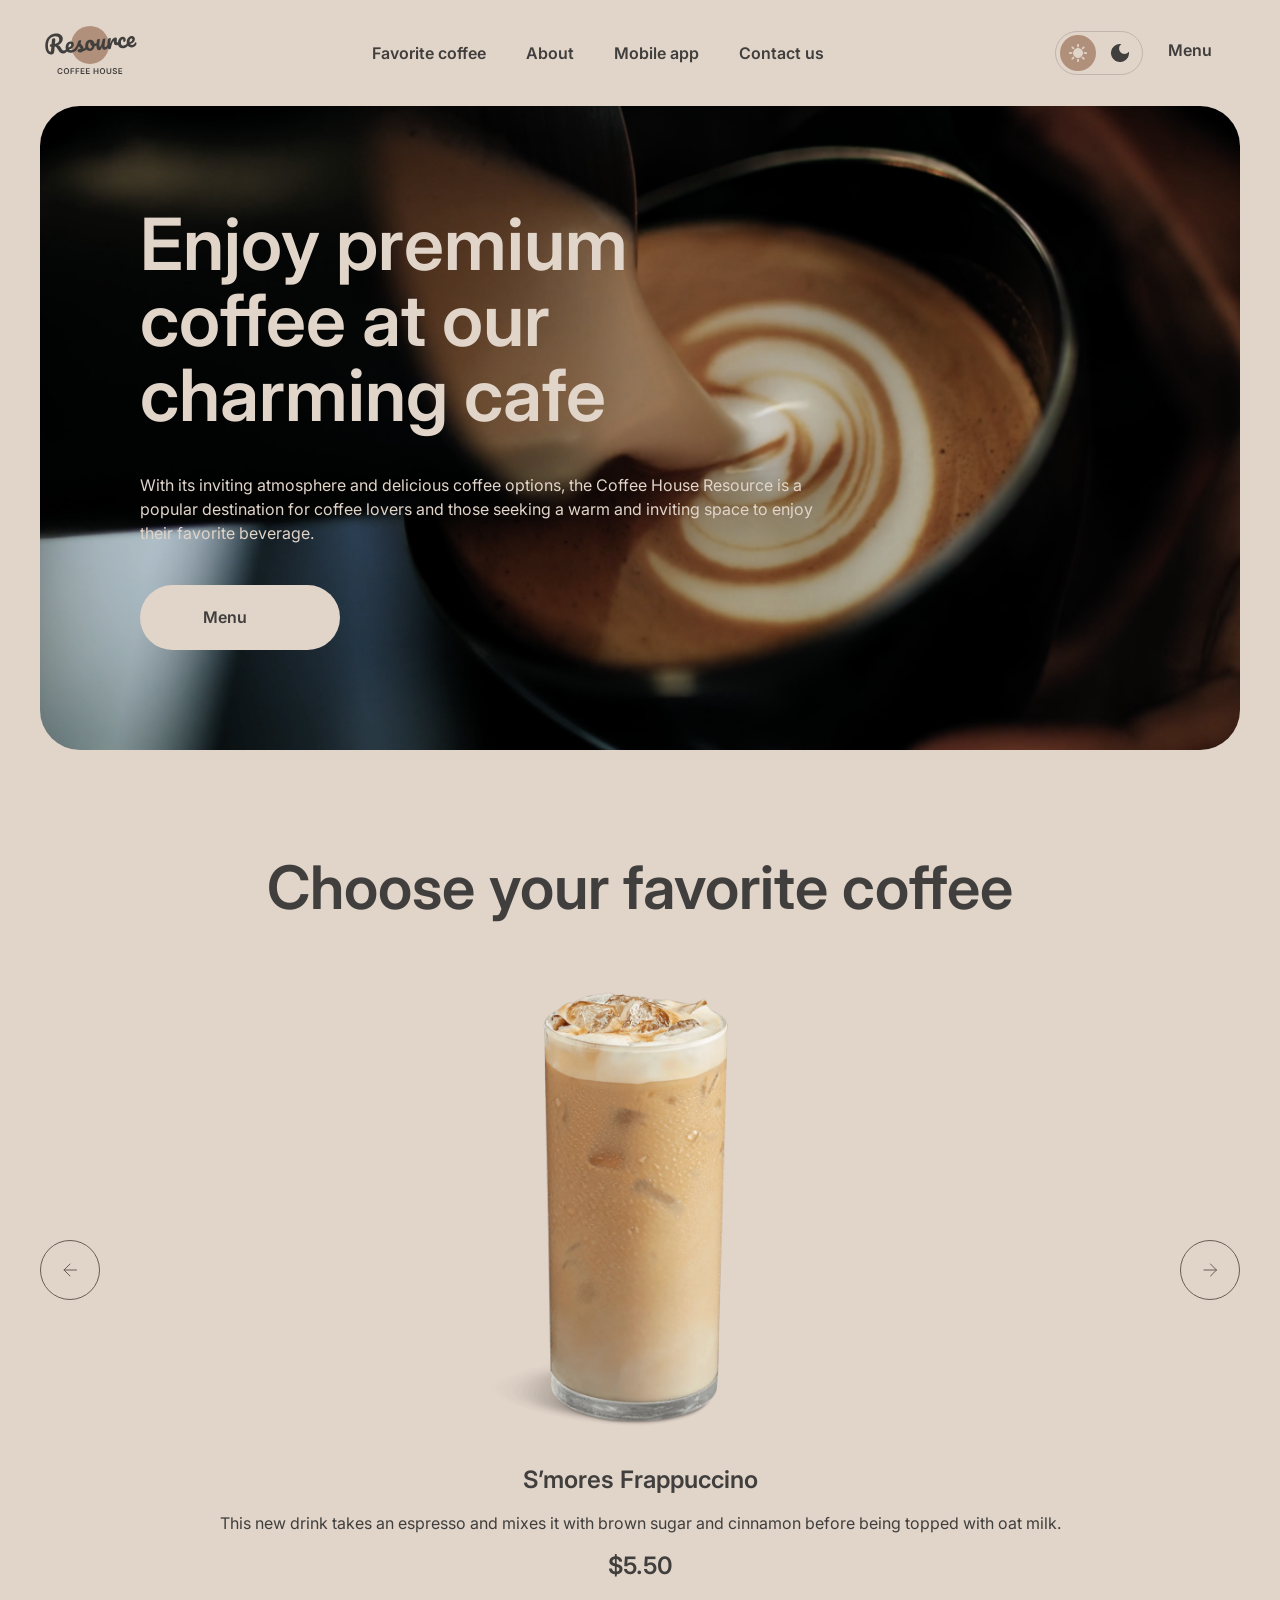
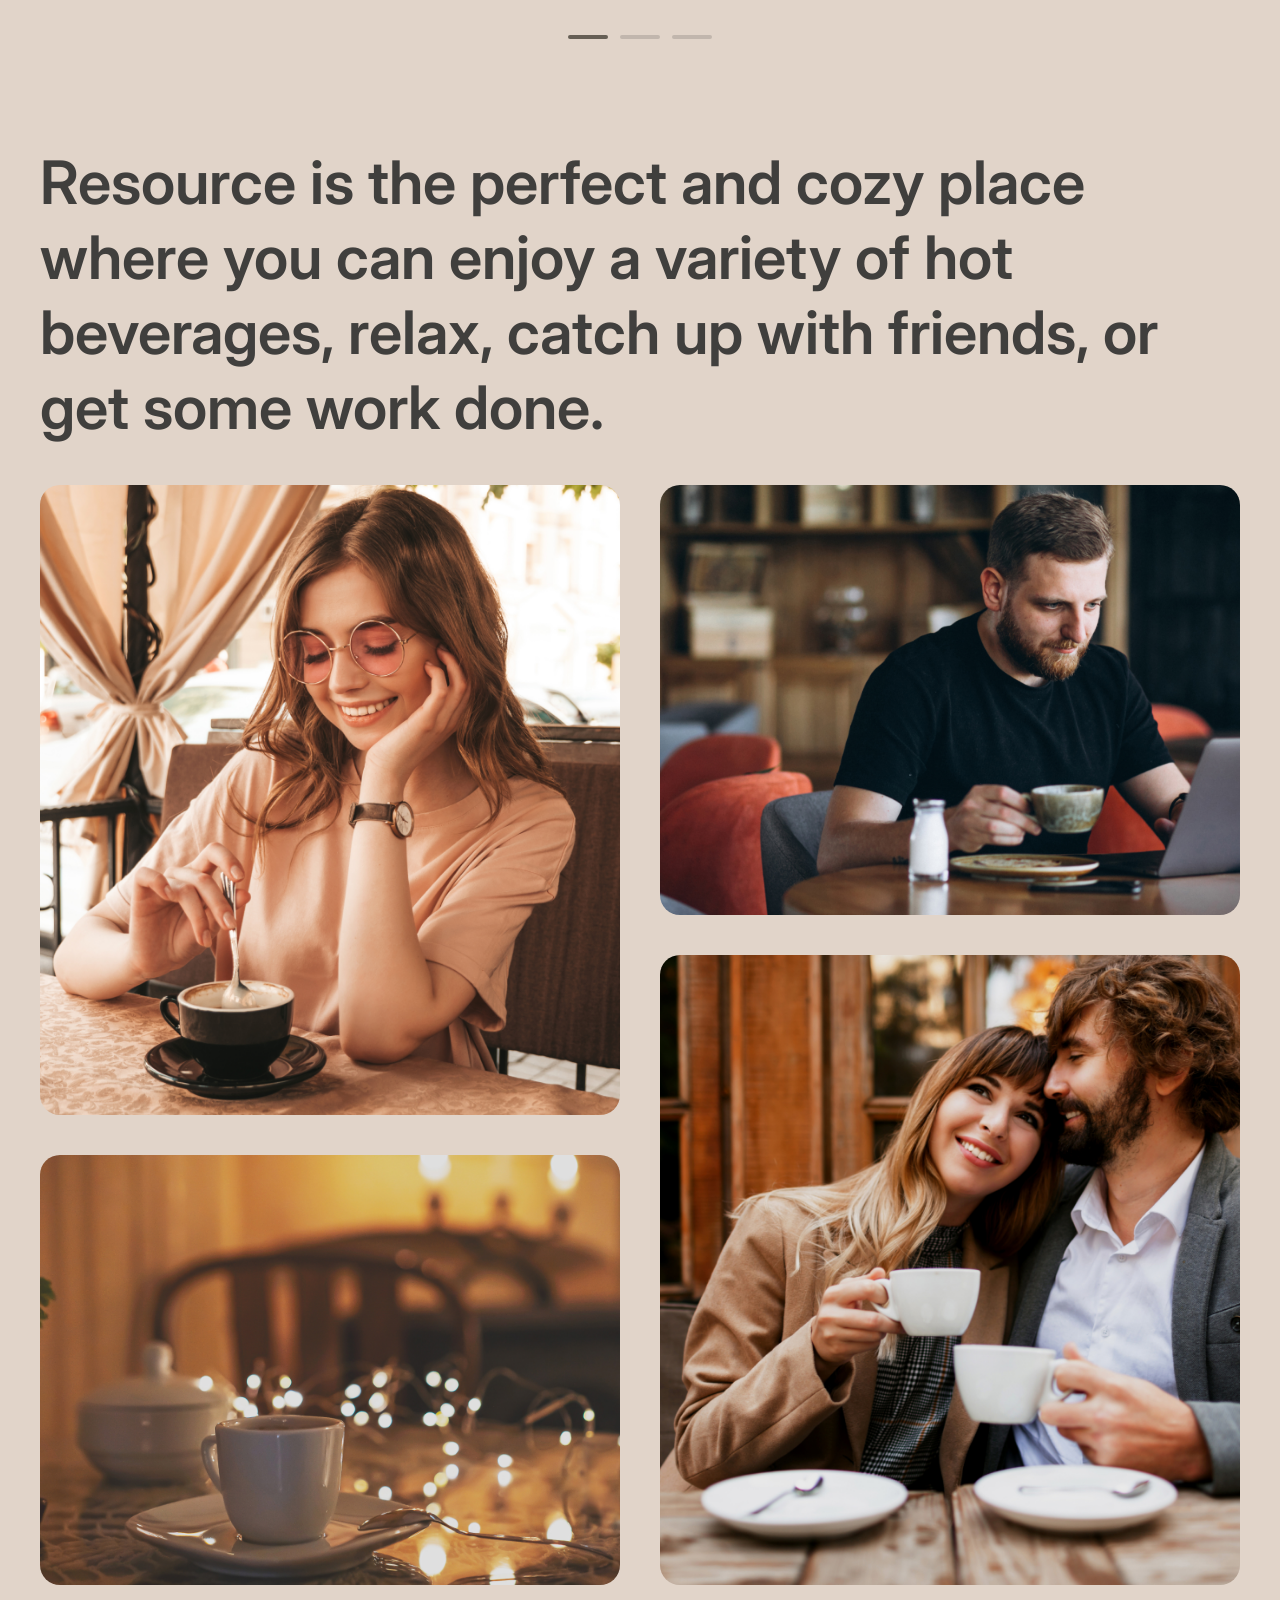
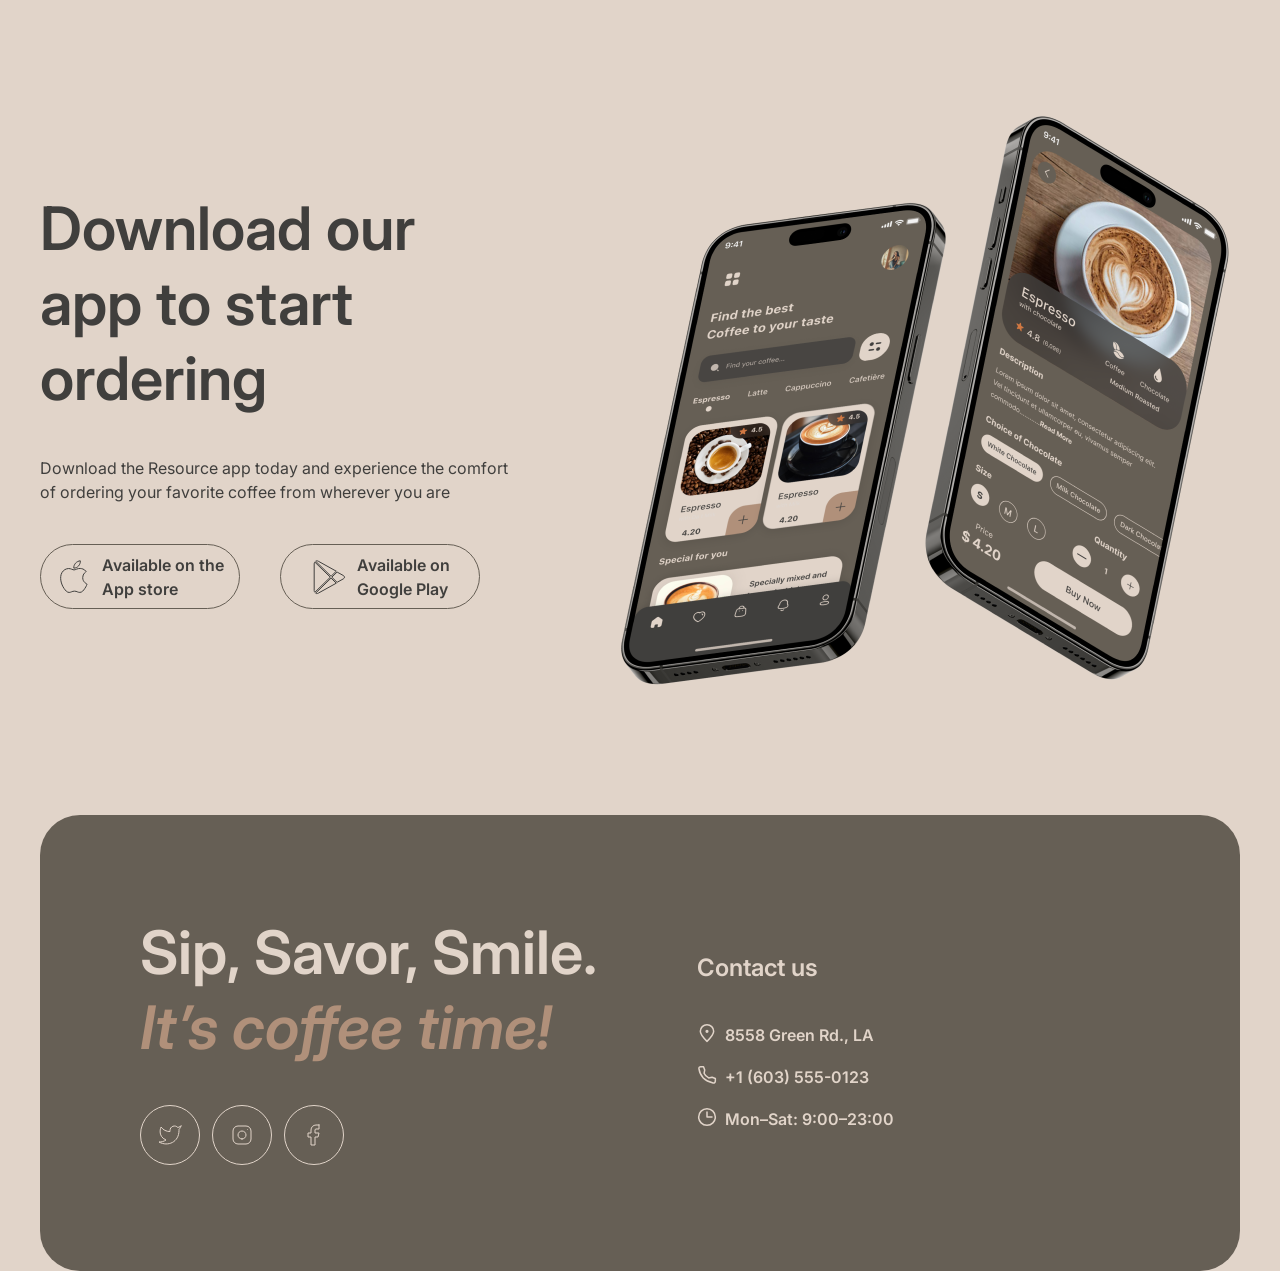
<file: pages/home/index.html>
<!DOCTYPE html>
<html lang="en">
<head>
  <meta charset="UTF-8">
  <meta name="viewport" content="width=device-width, initial-scale=1.0">
  <link rel="icon" href="../../assets/img/menu/tea_m_i.png" type="image/png">
  <script>
    if (localStorage.getItem('theme') === 'dark') document.documentElement.classList.add('dark', 'dark-init');
  </script>
  <link rel="preconnect" href="https://fonts.googleapis.com">
  <link rel="preconnect" href="https://fonts.gstatic.com" crossorigin>
  <link href="https://fonts.googleapis.com/css2?family=Inter:ital,opsz,wght@0,14..32,100..900;1,14..32,100..900&display=swap" rel="stylesheet">
  <link rel="stylesheet" href="../../styles/global.css">
  <link rel="stylesheet" href="../../styles/home.css">
  <script src="../../scripts/switch.js" defer></script>
  <title>Coffee house</title>
</head>
<body>
  <div class="container">
    <header class="header font-nav-link">
      <div class="header-logo">
        <a href="../../pages/home/index.html">
          <svg class="header-logo-img" width="100" height="60" viewBox="0 0 100 60" fill="none" xmlns="http://www.w3.org/2000/svg">
            <path d="M69 25C69 35.4934 60.4934 44 50 44C39.5066 44 31 35.4934 31 25C31 14.5066 39.5066 6 50 6C60.4934 6 69 14.5066 69 25Z" fill="#B0907A"/>
            <path d="M95.6784 22.2913C95.8856 22.2732 96.0534 22.3548 96.1817 22.5364C96.326 22.7165 96.4127 22.9739 96.442 23.3086C96.4922 23.8824 96.4 24.3884 96.1652 24.8265C95.7789 25.5509 95.2359 26.1365 94.5362 26.5832C93.8524 27.0285 93.0084 27.295 92.0042 27.3829C90.4741 27.5168 89.2469 27.1664 88.3226 26.3318C87.3969 25.4812 86.8658 24.2749 86.7291 22.7129C86.6329 21.6131 86.7748 20.5727 87.1547 19.5919C87.5333 18.5951 88.1046 17.7822 88.8687 17.1532C89.6487 16.5229 90.5568 16.1623 91.5928 16.0717C92.5173 15.9908 93.2829 16.2049 93.8895 16.714C94.4948 17.2071 94.8386 17.9239 94.9209 18.8643C95.0171 19.9641 94.7016 20.9473 93.9743 21.814C93.2617 22.6633 91.9772 23.4021 90.1208 24.0303C90.5675 24.73 91.2451 25.0401 92.1537 24.9606C92.8072 24.9035 93.3279 24.7053 93.7158 24.3662C94.1197 24.0257 94.5692 23.4725 95.0643 22.7064C95.2346 22.4506 95.4393 22.3122 95.6784 22.2913ZM91.3914 18.4503C90.8016 18.5019 90.3295 18.8885 89.9751 19.6102C89.6365 20.3304 89.5098 21.1767 89.5949 22.149L89.5991 22.1968C90.5199 21.8914 91.2318 21.4918 91.7347 20.9981C92.2376 20.5044 92.4632 19.9626 92.4117 19.3729C92.3852 19.0701 92.2766 18.8386 92.0859 18.6786C91.9098 18.5013 91.6783 18.4252 91.3914 18.4503Z" fill="currentColor"/>
            <path d="M83.2976 28.1446C81.7356 28.2813 80.4779 27.9497 79.5245 27.1497C78.5857 26.3324 78.0529 25.1985 77.926 23.7481C77.813 22.457 77.969 21.303 78.394 20.2861C78.819 19.2692 79.4149 18.4622 80.1818 17.8651C80.9487 17.268 81.7784 16.9304 82.671 16.8523C83.5477 16.7756 84.2481 16.9793 84.7723 17.4635C85.311 17.9303 85.6159 18.5702 85.6871 19.383C85.7456 20.0525 85.6437 20.6316 85.3813 21.1203C85.1348 21.6076 84.7725 21.8722 84.2944 21.9141C83.9915 21.9406 83.7382 21.8904 83.5344 21.7637C83.3465 21.6356 83.2414 21.444 83.2191 21.189C83.2093 21.0774 83.2141 20.9485 83.2334 20.8023C83.2527 20.6561 83.2676 20.5504 83.278 20.4852C83.3367 20.2392 83.357 20.0125 83.3389 19.8053C83.3208 19.5981 83.2511 19.4436 83.1297 19.3418C83.0243 19.2386 82.876 19.1953 82.6847 19.2121C82.3181 19.2441 81.9901 19.4415 81.7006 19.8041C81.4097 20.1508 81.193 20.6114 81.0506 21.186C80.9081 21.7606 80.8661 22.3826 80.9247 23.0521C81.0865 24.901 81.9723 25.7551 83.5821 25.6142C84.2356 25.557 84.9181 25.2805 85.6296 24.7846C86.3556 24.2714 87.0469 23.5444 87.7034 22.6036C87.8752 22.3637 88.0806 22.2333 88.3197 22.2124C88.5269 22.1942 88.6946 22.2759 88.8229 22.4574C88.9672 22.6375 89.054 22.895 89.0832 23.2297C89.1362 23.8354 89.028 24.3427 88.7587 24.7518C88.0904 25.7418 87.2526 26.5378 86.2452 27.1399C85.2524 27.7247 84.2699 28.0596 83.2976 28.1446Z" fill="currentColor"/>
            <path d="M69.549 29.3476C68.9433 29.4006 68.485 29.1195 68.1742 28.5042C67.8794 27.8876 67.6706 26.8779 67.5479 25.4753C67.3666 23.4032 67.4892 21.4089 67.9158 19.4924C68.0188 19.0177 68.2207 18.6627 68.5213 18.4276C68.8365 18.1752 69.289 18.0232 69.8787 17.9716C70.1975 17.9437 70.4242 17.964 70.5586 18.0326C70.6931 18.1011 70.7701 18.2469 70.7897 18.4701C70.812 18.7251 70.7426 19.3094 70.5816 20.2229C70.478 20.8744 70.3993 21.4434 70.3455 21.93C70.2917 22.4165 70.2636 23.0132 70.2612 23.7201C70.6673 22.3033 71.1594 21.136 71.7376 20.2181C72.3158 19.3002 72.8997 18.6308 73.4892 18.2098C74.0947 17.7874 74.6605 17.5532 75.1865 17.5072C76.2225 17.4166 76.7858 17.8893 76.8765 18.9253C76.8946 19.1325 76.8668 19.6409 76.7931 20.4504C76.7214 21.0991 76.6925 21.5032 76.7064 21.6626C76.7552 22.2204 76.9789 22.4819 77.3773 22.4471C77.8236 22.408 78.3668 22.0072 79.0067 21.2445C79.1958 21.0191 79.4019 20.8967 79.6251 20.8772C79.8323 20.8591 80 20.9408 80.1283 21.1223C80.2712 21.2864 80.3559 21.5199 80.3824 21.8228C80.434 22.4125 80.315 22.8887 80.0255 23.2513C79.6197 23.7526 79.1285 24.1971 78.5521 24.5848C77.9903 24.9552 77.3746 25.1697 76.7052 25.2282C75.8604 25.3021 75.196 25.1434 74.7121 24.7521C74.2441 24.3594 73.978 23.7965 73.9139 23.0633C73.8929 22.8242 73.8959 22.583 73.9228 22.3397C73.9268 22.0182 73.9239 21.8016 73.9142 21.69C73.8919 21.435 73.793 21.3151 73.6177 21.3305C73.3786 21.3514 73.0836 21.6503 72.7325 22.2271C72.396 22.7865 72.0748 23.5213 71.7689 24.4314C71.4631 25.3415 71.2332 26.2932 71.0791 27.2864C70.9694 28.0509 70.8068 28.5791 70.5914 28.8709C70.3906 29.1455 70.0431 29.3044 69.549 29.3476Z" fill="currentColor"/>
            <path d="M59.2462 30.2488C58.5289 30.3116 57.9106 30.0364 57.3912 29.4233C56.8863 28.7929 56.5906 27.9836 56.5042 26.9954C56.3996 25.8 56.3838 24.7012 56.4567 23.699C56.5282 22.6809 56.6985 21.5979 56.9675 20.4501C57.085 19.958 57.2782 19.5958 57.547 19.3635C57.8157 19.1312 58.2609 18.9878 58.8826 18.9334C59.2332 18.9028 59.4772 18.9376 59.6145 19.038C59.7677 19.1371 59.8541 19.2981 59.8736 19.5213C59.8847 19.6488 59.8347 20.0868 59.7235 20.8354C59.6157 21.4391 59.5349 21.9842 59.4811 22.4707C59.3088 24.1722 59.247 25.3019 59.2958 25.8598C59.3251 26.1945 59.3859 26.4301 59.4781 26.5666C59.569 26.6871 59.7021 26.7397 59.8774 26.7244C60.1165 26.7035 60.3904 26.4386 60.6993 25.9297C61.024 25.4195 61.3431 24.6608 61.6565 23.6536C61.9859 22.6451 62.2798 21.4148 62.5382 19.9627C62.6239 19.4734 62.7852 19.114 63.0221 18.8845C63.2749 18.6535 63.6643 18.5151 64.1903 18.4691C64.5569 18.437 64.8161 18.4625 64.9679 18.5456C65.1184 18.6127 65.204 18.7658 65.2249 19.0049C65.2598 19.4034 65.1561 20.5127 64.9138 22.3327C64.646 24.412 64.533 25.6907 64.5748 26.1688C64.6013 26.4717 64.686 26.7052 64.8289 26.8694C64.9703 27.0176 65.1447 27.0827 65.3519 27.0645C65.6706 27.0366 66.0285 26.8126 66.4254 26.3924C66.8368 25.9549 67.3708 25.2657 68.0273 24.3249C68.199 24.0851 68.4044 23.9547 68.6435 23.9337C68.8507 23.9156 69.0185 23.9973 69.1468 24.1788C69.291 24.3589 69.3778 24.6163 69.4071 24.9511C69.4629 25.5886 69.3547 26.096 69.0825 26.4731C68.471 27.3779 67.7905 28.1361 67.041 28.7477C66.3074 29.358 65.4385 29.707 64.4343 29.7949C63.6693 29.8618 63.0776 29.6165 62.6594 29.0588C62.2572 28.4997 62.0093 27.6862 61.9159 26.6183C61.7398 27.7259 61.4065 28.5982 60.9162 29.2354C60.4245 29.8566 59.8678 30.1944 59.2462 30.2488Z" fill="currentColor"/>
            <path d="M57.5606 22.8796C57.7678 22.8614 57.9362 22.9511 58.0659 23.1485C58.1956 23.346 58.2744 23.6041 58.3023 23.9229C58.3692 24.688 58.1779 25.1625 57.7282 25.3463C56.8011 25.7647 55.7659 26.048 54.6225 26.1963C54.4367 27.5616 53.9332 28.6898 53.1117 29.5808C52.2888 30.4559 51.3115 30.9429 50.1799 31.0419C49.2235 31.1256 48.3824 30.9663 47.6566 30.564C46.9467 30.1603 46.383 29.5913 45.9654 28.8569C45.5478 28.1225 45.3 27.309 45.2219 26.4164C45.1159 25.205 45.2529 24.1089 45.6328 23.1281C46.0114 22.1313 46.5841 21.3343 47.351 20.7372C48.1165 20.1242 48.9933 19.7744 49.9816 19.688C51.1929 19.582 52.2022 19.9193 53.0093 20.6999C53.8309 21.4632 54.3592 22.453 54.5941 23.6691C55.339 23.5558 56.2177 23.3183 57.23 22.9567C57.3547 22.9136 57.4649 22.8879 57.5606 22.8796ZM50.1494 28.4908C50.6595 28.4462 51.0797 28.2007 51.41 27.7542C51.7563 27.3063 51.959 26.6863 52.0182 25.8941C51.4948 25.6026 51.0739 25.1977 50.7555 24.6795C50.4531 24.1599 50.2754 23.5972 50.2224 22.9916C50.2001 22.7365 50.2017 22.4794 50.2272 22.2202L50.1076 22.2307C49.4701 22.2864 48.9633 22.644 48.5873 23.3032C48.2259 23.9452 48.094 24.824 48.1916 25.9398C48.2683 26.8164 48.4942 27.4712 48.8694 27.9042C49.2605 28.3357 49.6872 28.5313 50.1494 28.4908Z" fill="currentColor"/>
            <path d="M40.3103 32.4354C39.4815 32.508 38.8272 32.3725 38.3474 32.029C37.8836 31.6841 37.6307 31.2726 37.5889 30.7944C37.5527 30.38 37.6727 30.0081 37.9491 29.6787C38.2254 29.3494 38.6584 29.1589 39.2482 29.1073C39.4554 29.0892 39.6966 29.0922 39.9717 29.1163C40.2614 29.1231 40.4787 29.1282 40.6235 29.1316C40.5713 28.7185 40.4415 28.3364 40.2341 27.9851C40.0427 27.6325 39.8048 27.3 39.5205 26.9876C39.2348 26.6592 38.9692 26.3773 38.7237 26.1418C38.3119 27.1254 37.8861 27.9497 37.4464 28.6145C37.0226 29.278 36.5482 29.9137 36.0232 30.5218C35.7614 30.8338 35.4711 31.0038 35.1523 31.0316C34.8973 31.054 34.6824 30.9844 34.5077 30.823C34.3316 30.6457 34.2316 30.4216 34.2079 30.1506C34.1801 29.8318 34.2658 29.5272 34.4653 29.2367L34.7426 28.827C35.5244 27.6664 36.1078 26.7159 36.4928 25.9756C36.7233 25.4896 36.9884 24.8481 37.288 24.0509C37.5863 23.2379 37.8745 22.4016 38.1527 21.542C38.3942 20.8142 38.9931 20.4085 39.9494 20.3248C40.3957 20.2858 40.71 20.2984 40.8923 20.3628C41.0746 20.4271 41.1734 20.547 41.1888 20.7223C41.1971 20.8179 41.1785 20.9722 41.1329 21.1849C41.0873 21.3977 41.0177 21.6126 40.9243 21.8296C40.6876 22.4285 40.5867 22.9272 40.6215 23.3257C40.6424 23.5647 40.7451 23.8208 40.9296 24.0937C41.1301 24.3653 41.4244 24.7009 41.8127 25.1006C42.3814 25.7254 42.8141 26.2657 43.111 26.7216C43.4224 27.1601 43.6025 27.6583 43.6513 28.2162C43.6652 28.3756 43.6688 28.6001 43.662 28.8898C44.4166 28.5187 45.2626 27.6335 46.2003 26.2345C46.372 25.9946 46.5774 25.8642 46.8165 25.8433C47.0237 25.8252 47.1915 25.9069 47.3198 26.0884C47.464 26.2685 47.5508 26.5259 47.5801 26.8606C47.6331 27.4663 47.5249 27.9737 47.2555 28.3827C46.545 29.4407 45.8392 30.185 45.1381 30.6158C44.4515 31.0292 43.5756 31.2985 42.5105 31.4238C41.9204 32.0215 41.187 32.3587 40.3103 32.4354Z" fill="currentColor"/>
            <path d="M36.6161 26.7357C36.8233 26.7175 36.9911 26.7992 37.1194 26.9807C37.2636 27.1608 37.3504 27.4183 37.3797 27.753C37.4355 28.3905 37.3273 28.8979 37.0551 29.2751C36.5281 30.0439 35.7492 30.7786 34.7183 31.4791C33.7034 32.1782 32.5823 32.5815 31.355 32.6888C29.6814 32.8353 28.3426 32.4947 27.3386 31.667C26.3347 30.8394 25.7637 29.6365 25.6256 28.0586C25.5294 26.9588 25.6713 25.9185 26.0512 24.9376C26.4298 23.9408 27.0011 23.1279 27.7652 22.4989C28.5452 21.8686 29.4533 21.508 30.4893 21.4174C31.4138 21.3365 32.1793 21.5506 32.786 22.0597C33.3913 22.5528 33.7351 23.2696 33.8173 24.21C33.9136 25.3098 33.5981 26.293 32.8708 27.1597C32.1581 28.009 30.8816 28.7471 29.0412 29.3739C29.5039 30.0722 30.293 30.3726 31.4088 30.275C32.126 30.2122 32.9173 29.894 33.7826 29.3204C34.6625 28.7295 35.4016 27.9983 35.9999 27.1269C36.1716 26.887 36.377 26.7566 36.6161 26.7357ZM30.2878 23.796C29.6981 23.8476 29.226 24.2342 28.8715 24.9559C28.533 25.6761 28.4063 26.5224 28.4914 27.4947L28.4955 27.5425C29.4164 27.2371 30.1283 26.8375 30.6312 26.3438C31.1341 25.8501 31.3597 25.3083 31.3081 24.7186C31.2816 24.4158 31.1731 24.1843 30.9824 24.0243C30.8063 23.847 30.5747 23.7709 30.2878 23.796Z" fill="currentColor"/>
            <path d="M27.6906 27.5167C27.8978 27.4986 28.0656 27.5803 28.1939 27.7618C28.3382 27.9419 28.4249 28.1993 28.4542 28.5341C28.5086 29.1557 28.4004 29.6631 28.1296 30.0561C27.4454 31.0476 26.7351 31.8324 25.9987 32.4108C25.261 32.9733 24.3581 33.3012 23.2902 33.3946C22.2541 33.4853 21.3451 33.2837 20.5631 32.79C19.797 32.2949 19.028 31.3985 18.256 30.1009C17.6351 29.063 17.151 28.3023 16.8035 27.8188C16.4547 27.3193 16.119 26.9712 15.7967 26.7745C15.4903 26.5765 15.1198 26.4724 14.6852 26.4622C14.6508 26.8025 14.5595 27.8705 14.4114 29.6663C14.3537 30.4744 14.3165 30.9675 14.3 31.1456C14.2256 32.1319 13.9724 32.9089 13.5402 33.4767C13.1067 34.0286 12.4038 34.3471 11.4315 34.4321C10.3636 34.5256 9.38799 34.2977 8.50477 33.7486C7.63609 33.1822 6.9298 32.3606 6.38589 31.2839C5.84059 30.1913 5.50518 28.9277 5.37968 27.4932C5.1454 24.8154 5.40544 22.4638 6.15978 20.4383C6.93006 18.4115 8.10738 16.8148 9.69174 15.6483C11.2906 14.4644 13.1899 13.7763 15.3895 13.5838C16.9196 13.45 18.223 13.5688 19.2994 13.9404C20.3759 14.312 21.1968 14.8826 21.762 15.6523C22.3432 16.4206 22.6784 17.3148 22.7676 18.3349C22.8457 19.2275 22.7073 20.1229 22.3522 21.0213C22.0117 21.9023 21.4476 22.7066 20.66 23.434C19.8724 24.1614 18.8869 24.7375 17.7034 25.1622C18.4866 25.3025 19.1057 25.5856 19.5605 26.0116C20.0154 26.4376 20.4891 27.0787 20.9816 27.9351C21.5115 28.8524 22.0112 29.5153 22.4806 29.924C22.966 30.3312 23.4955 30.5098 24.0693 30.4596C24.5794 30.4149 25.0509 30.205 25.4838 29.8299C25.9154 29.4388 26.4456 28.7981 27.0744 27.9079C27.2461 27.6681 27.4515 27.5377 27.6906 27.5167ZM11.3837 26.727C10.8418 26.7744 10.4561 26.6797 10.2266 26.4428C10.013 26.2045 9.89225 25.9259 9.86436 25.6071C9.8309 25.2246 9.92394 24.9113 10.1435 24.6672C10.379 24.4218 10.6562 24.2851 10.9749 24.2572L11.5727 24.2049C11.691 22.6206 11.8123 21.2528 11.9364 20.1016C12.053 19.0474 12.6771 18.4708 13.8088 18.3718C14.7173 18.2923 15.2071 18.659 15.2782 19.4719C15.2936 19.6473 15.2975 19.7835 15.2899 19.8805L14.9199 23.9121C15.7764 23.789 16.5393 23.5134 17.2085 23.0855C17.8937 22.6561 18.4149 22.0966 18.7722 21.4068C19.1454 20.7156 19.2957 19.9556 19.2232 19.1268C19.1353 18.1226 18.7236 17.3636 17.988 16.8498C17.2524 16.3359 16.2232 16.1369 14.9002 16.2526C13.3382 16.3893 12.0016 16.8997 10.8904 17.7839C9.79381 18.6508 8.98568 19.8779 8.46605 21.4653C7.94503 23.0366 7.78003 24.9142 7.97108 27.0978C8.06033 28.1179 8.24063 28.9855 8.51198 29.7006C8.78334 30.4157 9.08648 30.9432 9.42139 31.2834C9.75631 31.6235 10.0592 31.7817 10.3302 31.7579C10.5374 31.7398 10.6957 31.6216 10.8051 31.4032C10.9304 31.1834 11.0127 30.839 11.052 30.3698L11.3837 26.727Z" fill="currentColor"/>
            <path d="M78.4023 54.0001V48.1819H82.1864V49.0654H79.4563V50.645H81.9904V51.5285H79.4563V53.1165H82.2092V54.0001H78.4023Z" fill="currentColor"/>
            <path d="M75.9698 49.7813C75.9433 49.5332 75.8316 49.34 75.6346 49.2017C75.4395 49.0635 75.1857 48.9943 74.8732 48.9943C74.6535 48.9943 74.4651 49.0275 74.3079 49.0938C74.1507 49.1601 74.0304 49.25 73.9471 49.3637C73.8638 49.4773 73.8211 49.607 73.8192 49.7529C73.8192 49.8741 73.8467 49.9792 73.9016 50.0682C73.9585 50.1572 74.0352 50.233 74.1317 50.2955C74.2283 50.3561 74.3353 50.4072 74.4528 50.4489C74.5702 50.4906 74.6886 50.5256 74.8079 50.554L75.3533 50.6904C75.573 50.7415 75.7842 50.8106 75.9869 50.8977C76.1914 50.9849 76.3742 51.0947 76.5352 51.2273C76.698 51.3599 76.8268 51.5199 76.9215 51.7074C77.0162 51.8949 77.0636 52.1146 77.0636 52.3665C77.0636 52.7074 76.9764 53.0076 76.8022 53.2671C76.628 53.5246 76.3761 53.7263 76.0465 53.8722C75.7189 54.0161 75.3221 54.0881 74.8562 54.0881C74.4035 54.0881 74.0105 54.018 73.6772 53.8779C73.3458 53.7377 73.0863 53.5332 72.8988 53.2642C72.7132 52.9953 72.6128 52.6676 72.5977 52.2813H73.6346C73.6497 52.4839 73.7122 52.6525 73.8221 52.787C73.9319 52.9214 74.0749 53.0218 74.2511 53.0881C74.4291 53.1544 74.628 53.1875 74.8477 53.1875C75.0768 53.1875 75.2776 53.1534 75.4499 53.0852C75.6242 53.0152 75.7605 52.9186 75.859 52.7955C75.9575 52.6705 76.0077 52.5246 76.0096 52.358C76.0077 52.2065 75.9632 52.0815 75.8761 51.983C75.7889 51.8826 75.6668 51.7993 75.5096 51.733C75.3543 51.6648 75.1725 51.6042 74.9641 51.5512L74.3022 51.3807C73.823 51.2576 73.4442 51.071 73.1658 50.821C72.8893 50.5692 72.7511 50.2349 72.7511 49.8182C72.7511 49.4754 72.8439 49.1752 73.0295 48.9176C73.217 48.6601 73.4717 48.4602 73.7937 48.3182C74.1156 48.1743 74.4802 48.1023 74.8874 48.1023C75.3003 48.1023 75.6621 48.1743 75.9727 48.3182C76.2852 48.4602 76.5304 48.6582 76.7085 48.912C76.8865 49.1638 76.9783 49.4536 76.984 49.7813H75.9698Z" fill="currentColor"/>
            <path d="M70.2086 48.1819H71.2626V51.983C71.2626 52.3997 71.1641 52.7662 70.9672 53.0825C70.7721 53.3987 70.4975 53.6459 70.1433 53.8239C69.7891 54.0001 69.3753 54.0881 68.9018 54.0881C68.4264 54.0881 68.0117 54.0001 67.6575 53.8239C67.3033 53.6459 67.0287 53.3987 66.8336 53.0825C66.6386 52.7662 66.541 52.3997 66.541 51.983V48.1819H67.595V51.895C67.595 52.1374 67.648 52.3533 67.7541 52.5427C67.862 52.7321 68.0136 52.8807 68.2086 52.9887C68.4037 53.0948 68.6348 53.1478 68.9018 53.1478C69.1689 53.1478 69.3999 53.0948 69.595 52.9887C69.792 52.8807 69.9435 52.7321 70.0495 52.5427C70.1556 52.3533 70.2086 52.1374 70.2086 51.895V48.1819Z" fill="currentColor"/>
            <path d="M65.1435 51.0909C65.1435 51.7178 65.026 52.2548 64.7912 52.7017C64.5582 53.1468 64.2401 53.4877 63.8366 53.7245C63.4351 53.9612 62.9796 54.0796 62.4702 54.0796C61.9607 54.0796 61.5043 53.9612 61.1009 53.7245C60.6993 53.4858 60.3812 53.144 60.1463 52.6989C59.9134 52.2519 59.7969 51.7159 59.7969 51.0909C59.7969 50.464 59.9134 49.9281 60.1463 49.483C60.3812 49.036 60.6993 48.6942 61.1009 48.4574C61.5043 48.2207 61.9607 48.1023 62.4702 48.1023C62.9796 48.1023 63.4351 48.2207 63.8366 48.4574C64.2401 48.6942 64.5582 49.036 64.7912 49.483C65.026 49.9281 65.1435 50.464 65.1435 51.0909ZM64.0838 51.0909C64.0838 50.6496 64.0147 50.2775 63.8764 49.9745C63.7401 49.6695 63.5507 49.4394 63.3082 49.2841C63.0658 49.1269 62.7865 49.0483 62.4702 49.0483C62.1539 49.0483 61.8745 49.1269 61.6321 49.2841C61.3897 49.4394 61.1993 49.6695 61.0611 49.9745C60.9247 50.2775 60.8565 50.6496 60.8565 51.0909C60.8565 51.5322 60.9247 51.9053 61.0611 52.2102C61.1993 52.5133 61.3897 52.7434 61.6321 52.9006C61.8745 53.0559 62.1539 53.1335 62.4702 53.1335C62.7865 53.1335 63.0658 53.0559 63.3082 52.9006C63.5507 52.7434 63.7401 52.5133 63.8764 52.2102C64.0147 51.9053 64.0838 51.5322 64.0838 51.0909Z" fill="currentColor"/>
            <path d="M53.5918 54.0001V48.1819H54.6458V50.645H57.3418V48.1819H58.3986V54.0001H57.3418V51.5285H54.6458V54.0001H53.5918Z" fill="currentColor"/>
            <path d="M45.9492 54.0001V48.1819H49.7333V49.0654H47.0032V50.645H49.5373V51.5285H47.0032V53.1165H49.756V54.0001H45.9492Z" fill="currentColor"/>
            <path d="M40.6895 54.0001V48.1819H44.4735V49.0654H41.7434V50.645H44.2775V51.5285H41.7434V53.1165H44.4963V54.0001H40.6895Z" fill="currentColor"/>
            <path d="M35.6016 54.0001V48.1819H39.3288V49.0654H36.6555V50.645H39.0732V51.5285H36.6555V54.0001H35.6016Z" fill="currentColor"/>
            <path d="M30.5137 54.0001V48.1819H34.2409V49.0654H31.5676V50.645H33.9853V51.5285H31.5676V54.0001H30.5137Z" fill="currentColor"/>
            <path d="M29.1181 51.0909C29.1181 51.7178 29.0007 52.2548 28.7658 52.7017C28.5328 53.1468 28.2147 53.4877 27.8113 53.7245C27.4097 53.9612 26.9542 54.0796 26.4448 54.0796C25.9353 54.0796 25.4789 53.9612 25.0755 53.7245C24.6739 53.4858 24.3558 53.144 24.1209 52.6989C23.888 52.2519 23.7715 51.7159 23.7715 51.0909C23.7715 50.464 23.888 49.9281 24.1209 49.483C24.3558 49.036 24.6739 48.6942 25.0755 48.4574C25.4789 48.2207 25.9353 48.1023 26.4448 48.1023C26.9542 48.1023 27.4097 48.2207 27.8113 48.4574C28.2147 48.6942 28.5328 49.036 28.7658 49.483C29.0007 49.9281 29.1181 50.464 29.1181 51.0909ZM28.0584 51.0909C28.0584 50.6496 27.9893 50.2775 27.851 49.9745C27.7147 49.6695 27.5253 49.4394 27.2828 49.2841C27.0404 49.1269 26.7611 49.0483 26.4448 49.0483C26.1285 49.0483 25.8491 49.1269 25.6067 49.2841C25.3643 49.4394 25.1739 49.6695 25.0357 49.9745C24.8993 50.2775 24.8311 50.6496 24.8311 51.0909C24.8311 51.5322 24.8993 51.9053 25.0357 52.2102C25.1739 52.5133 25.3643 52.7434 25.6067 52.9006C25.8491 53.0559 26.1285 53.1335 26.4448 53.1335C26.7611 53.1335 27.0404 53.0559 27.2828 52.9006C27.5253 52.7434 27.7147 52.5133 27.851 52.2102C27.9893 51.9053 28.0584 51.5322 28.0584 51.0909Z" fill="currentColor"/>
            <path d="M22.5536 50.1449H21.4911C21.4608 49.9707 21.4049 49.8163 21.3235 49.6818C21.2421 49.5455 21.1407 49.4299 21.0195 49.3352C20.8983 49.2406 20.7601 49.1695 20.6048 49.1222C20.4513 49.0729 20.2856 49.0483 20.1076 49.0483C19.7913 49.0483 19.511 49.1279 19.2667 49.287C19.0224 49.4442 18.8311 49.6752 18.6928 49.9801C18.5546 50.2832 18.4854 50.6534 18.4854 51.0909C18.4854 51.536 18.5546 51.911 18.6928 52.2159C18.833 52.519 19.0243 52.7481 19.2667 52.9034C19.511 53.0568 19.7904 53.1335 20.1048 53.1335C20.279 53.1335 20.4419 53.1108 20.5934 53.0654C20.7468 53.018 20.8841 52.9489 21.0053 52.858C21.1284 52.7671 21.2317 52.6553 21.315 52.5227C21.4002 52.3902 21.4589 52.2387 21.4911 52.0682L22.5536 52.0739C22.5138 52.3504 22.4277 52.6099 22.2951 52.8523C22.1644 53.0947 21.993 53.3087 21.7809 53.4943C21.5688 53.6781 21.3207 53.822 21.0366 53.9262C20.7525 54.0284 20.4371 54.0796 20.0906 54.0796C19.5792 54.0796 19.1228 53.9612 18.7212 53.7245C18.3197 53.4877 18.0034 53.1459 17.7724 52.6989C17.5413 52.2519 17.4258 51.7159 17.4258 51.0909C17.4258 50.464 17.5423 49.9281 17.7752 49.483C18.0082 49.036 18.3254 48.6942 18.7269 48.4574C19.1284 48.2207 19.583 48.1023 20.0906 48.1023C20.4144 48.1023 20.7156 48.1477 20.994 48.2387C21.2724 48.3296 21.5205 48.4631 21.7383 48.6392C21.9561 48.8135 22.1351 49.0275 22.2752 49.2813C22.4173 49.5332 22.5101 49.821 22.5536 50.1449Z" fill="currentColor"/>
          </svg>
        </a>
      </div>
      <nav class="header-nav">
        <ul class="header-nav-list">
          <li><a href="#carousel">Favorite coffee</a></li>
          <li><a href="#about">About</a></li>
          <li><a href="#mobile-app">Mobile app</a></li>
          <li><a href="#contact">Contact us</a></li>
        </ul>
      </nav>
      <div class="header-buttons">
        <button class="header-switch">
          <img class="header-switch_btn sun" src="../../assets/img/Sun.png" alt="">
          <img class="header-switch_btn moon" src="../../assets/img/Moon.png" alt="">
        </button>
        <a class="header-menu_btn" href="../../pages/menu/menu.html">
          <span class="header-menu_btn_title">Menu</span>
          <svg class="header-menu_btn_img" width="20" height="25" viewBox="0 0 20 20" fill="none" xmlns="http://www.w3.org/2000/svg">
            <path d="M14.167 9.76667V11.6667C14.167 14.8883 11.5553 17.5 8.33366 17.5C5.112 17.5 2.50033 14.8883 2.50033 11.6667V9.76667C2.50033 9.4353 2.76896 9.16667 3.10033 9.16667H13.567C13.8984 9.16667 14.167 9.4353 14.167 9.76667Z" stroke="currentColor" stroke-width="1.5" stroke-linecap="round" stroke-linejoin="round"/>
            <path d="M10.0003 7.50008C10.0003 6.66675 10.5956 5.83341 11.786 5.83341C13.101 5.83341 14.167 4.76743 14.167 3.45246V2.91675" stroke="currentColor" stroke-width="1.5" stroke-linecap="round" stroke-linejoin="round"/>
            <path d="M6.66634 7.5V7.08333C6.66634 5.70262 7.78563 4.58333 9.16634 4.58333C10.0868 4.58333 10.833 3.83714 10.833 2.91667V2.5" stroke="currentColor" stroke-width="1.5" stroke-linecap="round" stroke-linejoin="round"/>
            <path d="M13.333 9.16675H15.4163C16.5669 9.16675 17.4997 10.0995 17.4997 11.2501C17.4997 12.4007 16.5669 13.3334 15.4163 13.3334H14.1663" stroke="currentColor" stroke-width="1.5" stroke-linecap="round" stroke-linejoin="round"/>
          </svg>
        </a>
        <button class="burger-btn" aria-label="Burger menu" aria-expanded="false">
          <span class="burger-btn__lines">
            <span></span>
            <span></span>
          </span>
        </button>
      </div>
      <div class="burger-menu font-burger-link">
        <div class="burger-menu-nav">
            <ul class="burger-menu-nav-list">
              <li><a href="#carousel">Favorite coffee</a></li>
              <li><a href="#about">About</a></li>
              <li><a href="#mobile-app">Mobile app</a></li>
              <li><a href="#contact">Contact us</a></li>
            </ul>
        </div>
        <div class="burger-menu-btn__wrap">
          <a class="burger-menu-btn" href="../../pages/menu/menu.html">
          <span class="header-menu_btn_title">Menu</span>
          <svg class="burger-menu-btn--img" width="40" height="40" viewBox="0 0 20 20" fill="none" xmlns="http://www.w3.org/2000/svg">
            <path d="M14.167 9.76667V11.6667C14.167 14.8883 11.5553 17.5 8.33366 17.5C5.112 17.5 2.50033 14.8883 2.50033 11.6667V9.76667C2.50033 9.4353 2.76896 9.16667 3.10033 9.16667H13.567C13.8984 9.16667 14.167 9.4353 14.167 9.76667Z" stroke="currentColor" stroke-width="1.5" stroke-linecap="round" stroke-linejoin="round"/>
            <path d="M10.0003 7.50008C10.0003 6.66675 10.5956 5.83341 11.786 5.83341C13.101 5.83341 14.167 4.76743 14.167 3.45246V2.91675" stroke="currentColor" stroke-width="1.5" stroke-linecap="round" stroke-linejoin="round"/>
            <path d="M6.66634 7.5V7.08333C6.66634 5.70262 7.78563 4.58333 9.16634 4.58333C10.0868 4.58333 10.833 3.83714 10.833 2.91667V2.5" stroke="currentColor" stroke-width="1.5" stroke-linecap="round" stroke-linejoin="round"/>
            <path d="M13.333 9.16675H15.4163C16.5669 9.16675 17.4997 10.0995 17.4997 11.2501C17.4997 12.4007 16.5669 13.3334 15.4163 13.3334H14.1663" stroke="currentColor" stroke-width="1.5" stroke-linecap="round" stroke-linejoin="round"/>
          </svg>
        </a>
        </div>
      </div>
    </header>
    <main class="main">
      <section class="hero">
        <img
          src="../../assets/img/img-hero.png"
          alt="A cup of coffee"
          class="hero__bg"
          fetchpriority="high"
          >
        <div class="hero__content">
          <h1 class="hero__title font-heading-1">Enjoy premium coffee at our charming cafe</h1>
          <p class="hero__text">With its inviting atmosphere and delicious coffee options,
            the Coffee House Resource is a popular destination for coffee lovers and those
            seeking a warm and inviting space to enjoy their favorite beverage.</p>
          <a href="../../pages/menu/menu.html" class="hero__btn main-btn font-action-button">
            <span class="header-menu_btn_title">Menu</span>
            <img class="main-btn__img" src="../../assets/img/coffee-cup.png" alt="">
          </a>
        </div>
      </section>
      <section class="carousel" id="carousel">
        <div class="carousel-title">
          <h2 class="font-heading-2">Choose your favorite coffee</h2>
        </div>
        <div class="carousel-body">
          <button class="carousel-btn carousel-btn--prev">
            <svg class="carousel-icon" width="60" height="60" viewBox="0 0 60 60" xmlns="http://www.w3.org/2000/svg">
              <rect class="carousel-icon__bg" x="0.5" y="0.5" width="59" height="59" rx="29.5"/>
              <path class="carousel-icon__logo" d="M36.5 30H24M30 36L24 30L30 24" stroke-linecap="round" stroke-linejoin="round"/>
            </svg>
          </button>
          <div class="carousel-content">
            <div class="carousel-card">
              <img src="../../assets/img/coffee-slider-1.png" alt="S`mores Frappuccino" class="carousel-card__img">
              <h3 class="font-heading-3 carousel-card__title">S’mores Frappuccino</h3>
              <p class="carousel-card__text">This new drink takes an espresso and mixes it with brown sugar
                and cinnamon before being topped with oat milk.</p>
              <h3 class="font-heading-3 carousel-card__price">$5.50</h3>
            </div>
            <div class="carousel-card">
              <img src="../../assets/img/coffee-slider-2.png" alt="Caramel Macchiato" class="carousel-card__img">
              <h3 class="font-heading-3 carousel-card__title">Caramel Macchiato</h3>
              <p class="carousel-card__text">Fragrant and unique classic espresso with rich caramel-peanut syrup,
                with cream under whipped thick foam.</p>
              <h3 class="font-heading-3 carousel-card__price">$5.00</h3>
            </div>
            <div class="carousel-card">
              <img src="../../assets/img/coffee-slider-3.png" alt="Ice coffee" class="carousel-card__img">
              <h3 class="font-heading-3 carousel-card__title">Ice coffee</h3>
              <p class="carousel-card__text">A popular summer drink that tones and invigorates.
                Prepared from coffee, milk and ice.</p>
              <h3 class="font-heading-3 carousel-card__price">$4.50</h3>
            </div>
          </div>
          <button class="carousel-btn carousel-btn--next">
            <svg class="carousel-icon" width="60" height="60" viewBox="0 0 60 60" xmlns="http://www.w3.org/2000/svg">
              <rect class="carousel-icon__bg" x="0.5" y="0.5" width="59" height="59" rx="29.5"/>
              <path class="carousel-icon__logo" d="M24 30H36.5M30.5 36L36.5 30L30.5 24" stroke-linecap="round" stroke-linejoin="round"/>
            </svg>
        </button>
        </div>
        <div class="carousel-slider">
          <button class="slider-btn slider-btn-active">
            <svg width="40" height="4" viewBox="0 0 40 4" xmlns="http://www.w3.org/2000/svg">
             <rect width="40" height="4" rx="2"/>
            </svg>
          </button>
          <button class="slider-btn">
            <svg width="40" height="4" viewBox="0 0 40 4" xmlns="http://www.w3.org/2000/svg">
             <rect width="40" height="4" rx="2"/>
            </svg>
          </button>
          <button class="slider-btn">
            <svg width="40" height="4" viewBox="0 0 40 4" xmlns="http://www.w3.org/2000/svg">
             <rect width="40" height="4" rx="2"/>
            </svg>
          </button>
        </div>
      </section>
      <section class="about" id="about">
        <h2 class="about-title font-heading-2">Resource is the perfect and cozy place where you can enjoy a variety of hot beverages,
          relax, catch up with friends, or get some work done.</h2>
        <div class="gallery">
          <div class="gallery__item gallery__item--left-top">
            <img src="../../assets/img/about-1.png" alt="Coffee house image" class="gallery__img">
          </div>
          <div class="gallery__item gallery__item--left-bottom">
            <img src="../../assets/img/about-2.png" alt="Coffee house image" class="gallery__img">
          </div>
          <div class="gallery__item gallery__item--right-top">
            <img src="../../assets/img/about-3.png" alt="Coffee house image" class="gallery__img">
          </div>
          <div class="gallery__item gallery__item--right-bottom">
            <img src="../../assets/img/about-4.png" alt="Coffee house image" class="gallery__img">
          </div>
        </div>
      </section>
      <section class="mobile-app" id="mobile-app">
        <div class="mobile-app-offer">
          <h2 class="font-heading-2 mobile-app-title">Download our app <span class="nowrap">to start ordering</span></h2>
          <p class="mobile-app-text">Download the Resource app today and experience the comfort
            of ordering your favorite coffee from wherever you are</p>
          <div class="mobile-app-btns-wrapper">
            <a href="https://www.apple.com/app-store/" target="_blank" class="main-btn font-action-button mobile-app-btn is-invertible">
              <svg width="36" height="36" viewBox="0 0 36 36" xmlns="http://www.w3.org/2000/svg">
                <path class="svg-logo" d="M26.7063 18.6307C26.6694 14.6324 30.0641 12.6872 30.2193 12.5966C28.2967 9.86366 25.3169 9.49026 24.2697 9.46048C21.767 9.20369 19.3393 10.9206 18.0644 10.9206C16.764 10.9206 14.8008 9.48529 12.6848 9.52747C9.96196 9.56841 7.41468 11.1055 6.01762 13.4923C3.13444 18.359 5.28474 25.5108 8.04705 29.4446C9.42884 31.3712 11.0435 33.5223 13.1569 33.4466C15.2245 33.3635 15.9968 32.1614 18.4919 32.1614C20.9641 32.1614 21.6893 33.4466 23.8447 33.3983C26.0637 33.3635 27.4608 31.463 28.7942 29.519C30.3911 27.3108 31.0323 25.1362 31.0578 25.0245C31.0056 25.0071 26.7483 23.4229 26.7063 18.6307Z"/>
                <path class="svg-logo" d="M22.6347 6.87268C23.7468 5.51675 24.5076 3.67205 24.2964 1.80005C22.6869 1.86952 20.674 2.88554 19.5149 4.21169C18.4893 5.38029 17.5732 7.29571 17.8099 9.097C19.6179 9.2285 21.4743 8.20752 22.6347 6.87268Z"/>
              </svg>
              <div class="mobile-app-btn__desc">
                <p class="mobile-app-btn__available">Available on the</p>
                <p class="mobile-app-btn__market">App store</p>
              </div>
            </a>
            <a href="https://play.google.com/store/apps" target="_blank" class="main-btn font-action-button mobile-app-btn is-invertible">
              <svg width="36" height="36" viewBox="0 0 36 36" xmlns="http://www.w3.org/2000/svg">
                <path class="svg-logo" d="M3.7558 3.20297C3.39335 3.57289 3.18359 4.14884 3.18359 4.89471V31.4994C3.18359 32.2453 3.39335 32.8212 3.7558 33.1911L3.84525 33.2723L19.1359 18.37V18.0181L3.84525 3.11575L3.7558 3.20297Z"/>
                <path class="svg-logo" d="M26.0776 23.34L20.9863 18.37V18.0181L26.0837 13.0482L26.1979 13.1128L32.2345 16.4617C33.9573 17.4121 33.9573 18.976 32.2345 19.9324L26.1979 23.2753L26.0776 23.34V23.34Z"/>
                <path class="svg-logo" d="M25.2733 24.2007L20.0617 19.1195L4.68164 34.1166C5.25384 34.7031 6.18695 34.7737 7.24807 34.1873L25.2733 24.2007"/>
                <path class="svg-logo" d="M25.2733 12.1876L7.24807 2.20103C6.18695 1.62058 5.25384 1.69125 4.68164 2.27772L20.0617 17.2688L25.2733 12.1876Z"/>
              </svg>
              <div class="mobile-app-btn__desc">
                <p class="mobile-app-btn__available">Available on</p>
                <p class="mobile-app-btn__market">Google Play</p>
              </div>
            </a>
          </div>
        </div>
        <img class="mobile-app-img" src="../../assets/img/mobile-screens.png" alt="mobile photo">
      </section>
    </main>
    <footer id="contact">
      <div class="footer-container">
        <div class="footer-social">
          <div class="footer-social-hero">
            <h2 class="font-heading-2 footer-h2">Sip, Savor, Smile.</h2>
            <p class="font-heading-2 font-heading-2-accent footer-h2__inv">It’s coffee time!</p>
          </div>
          <div class="footer-social_icons">
            <a href="https://x.com" target="blank" class="footer-social_link" aria-label="Twitter">
              <svg width="60" height="60" viewBox="0 0 60 60" xmlns="http://www.w3.org/2000/svg" class="footer-social_icon">
                <rect class="social_icon__bg" x="0.5" y="0.5" width="59" height="59" rx="29.5"/>
                <path class="social_icon__logo" d="M41 21.0101C41 21.0101 38.9821 22.2022 37.86 22.5401C37.2577 21.8476 36.4573 21.3567 35.567 21.134C34.6767 20.9112 33.7395 20.9673 32.8821 21.2945C32.0247 21.6218 31.2884 22.2045 30.773 22.9638C30.2575 23.7231 29.9877 24.6224 30 25.5401V26.5401C28.2426 26.5856 26.5013 26.1959 24.931 25.4055C23.3607 24.6151 22.0103 23.4487 21 22.0101C21 22.0101 17 31.0101 26 35.0101C23.9405 36.408 21.4872 37.109 19 37.0101C28 42.0101 39 37.0101 39 25.5101C38.9991 25.2315 38.9723 24.9537 38.92 24.6801C39.9406 23.6735 41 21.0101 41 21.0101Z" stroke-linecap="round" stroke-linejoin="round"/>
              </svg>
            </a>
            <a href="https://www.instagram.com" target="blank" class="footer-social_link" aria-label="Instagram">
              <svg width="60" height="60" viewBox="0 0 60 60" fill="none" xmlns="http://www.w3.org/2000/svg" class="footer-social_icon">
                <rect class="social_icon__bg" x="0.5" y="0.5" width="59" height="59" rx="29.5" stroke="#C1B6AD"/>
                <path class="social_icon__logo" d="M30 34C32.2091 34 34 32.2091 34 30C34 27.7909 32.2091 26 30 26C27.7909 26 26 27.7909 26 30C26 32.2091 27.7909 34 30 34Z" stroke="#E1D4C9" stroke-linecap="round" stroke-linejoin="round"/>
                <path class="social_icon__logo" d="M21 34V26C21 23.2386 23.2386 21 26 21H34C36.7614 21 39 23.2386 39 26V34C39 36.7614 36.7614 39 34 39H26C23.2386 39 21 36.7614 21 34Z" stroke="#E1D4C9"/>
                <path class="social_icon__logo" d="M35.5 24.51L35.51 24.4989" stroke="#E1D4C9" stroke-linecap="round" stroke-linejoin="round"/>
              </svg>
            </a>
            <a href="https://www.facebook.com" target="blank" class="footer-social_link" aria-label="Facebook">
              <svg width="60" height="60" viewBox="0 0 60 60" fill="none" xmlns="http://www.w3.org/2000/svg" class="footer-social_icon">
                <rect class="social_icon__bg" x="0.5" y="0.5" width="59" height="59" rx="29.5" stroke="#C1B6AD"/>
                <path class="social_icon__logo" d="M35 20H32C30.6739 20 29.4021 20.5268 28.4645 21.4645C27.5268 22.4021 27 23.6739 27 25V28H24V32H27V40H31V32H34L35 28H31V25C31 24.7348 31.1054 24.4804 31.2929 24.2929C31.4804 24.1054 31.7348 24 32 24H35V20Z" stroke="#E1D4C9" stroke-linecap="round" stroke-linejoin="round"/>
              </svg>
            </a>
          </div>
        </div>
        <div class="footer-contacts">
          <h3 class="font-heading-3">Contact us</h3>
          <div class="contacts-wrapper">
            <a href="https://www.google.com/maps" target="_blank" class="contacts__adress contacts__item">
              <svg width="20" height="20" viewBox="0 0 20 20" fill="none" xmlns="http://www.w3.org/2000/svg">
                <path d="M16.6663 8.33329C16.6663 12.0152 9.99967 18.3333 9.99967 18.3333C9.99967 18.3333 3.33301 12.0152 3.33301 8.33329C3.33301 4.65139 6.31778 1.66663 9.99967 1.66663C13.6816 1.66663 16.6663 4.65139 16.6663 8.33329Z" stroke="#E1D4C9" stroke-width="1.5"/>
                <path d="M10.0003 9.16667C10.4606 9.16667 10.8337 8.79357 10.8337 8.33333C10.8337 7.8731 10.4606 7.5 10.0003 7.5C9.54009 7.5 9.16699 7.8731 9.16699 8.33333C9.16699 8.79357 9.54009 9.16667 10.0003 9.16667Z" fill="#E1D4C9" stroke="#E1D4C9" stroke-width="1.5" stroke-linecap="round" stroke-linejoin="round"/>
              </svg>
              <span>8558 Green Rd.,  LA</span>
            </a>
            <a href="tel:+16035550123" class="contacts__phone contacts__item">
              <svg width="20" height="20" viewBox="0 0 20 20" fill="none" xmlns="http://www.w3.org/2000/svg">
                <path d="M15.0984 12.2516L11.6665 12.9166C9.34845 11.7531 7.91654 10.4166 7.08321 8.33329L7.72483 4.89154L6.51197 1.66663L3.72946 1.66663C2.60191 1.66663 1.71466 2.59958 1.90108 3.71161C2.29888 6.08454 3.37231 10.0391 6.24987 12.9166C9.27338 15.9401 13.5661 17.3318 16.1378 17.9288C17.299 18.1983 18.3332 17.2908 18.3332 16.0988L18.3332 13.4843L15.0984 12.2516Z" stroke="#E1D4C9" stroke-width="1.5" stroke-linecap="round" stroke-linejoin="round"/>
              </svg>
              <span>+1 (603) 555-0123</span>
            </a>
            <a  href="https://www.google.com/maps" target="_blank" class="contacts__schedule contacts__item">
              <svg width="20" height="20" viewBox="0 0 20 20" fill="none" xmlns="http://www.w3.org/2000/svg">
                <g clip-path="url(#clip0_217_1736)">
                <path d="M10 5L10 10L15 10" stroke="#E1D4C9" stroke-width="1.5" stroke-linecap="round" stroke-linejoin="round"/>
                <path d="M10.0003 18.3333C14.6027 18.3333 18.3337 14.6023 18.3337 9.99996C18.3337 5.39759 14.6027 1.66663 10.0003 1.66663C5.39795 1.66663 1.66699 5.39759 1.66699 9.99996C1.66699 14.6023 5.39795 18.3333 10.0003 18.3333Z" stroke="#E1D4C9" stroke-width="1.5" stroke-linecap="round" stroke-linejoin="round"/>
                </g>
                <defs>
                <clipPath id="clip0_217_1736">
                <rect width="20" height="20" fill="white"/>
                </clipPath>
                </defs>
              </svg>
              <span>Mon–Sat: 9:00–23:00</span>
            </a>
          </div>
        </div>
      </div>
    </footer>
  </div>
  <script src="../../scripts/global.js"></script>
  <script src="../../scripts/carousel.js"></script>
</body>
</html>
</file>
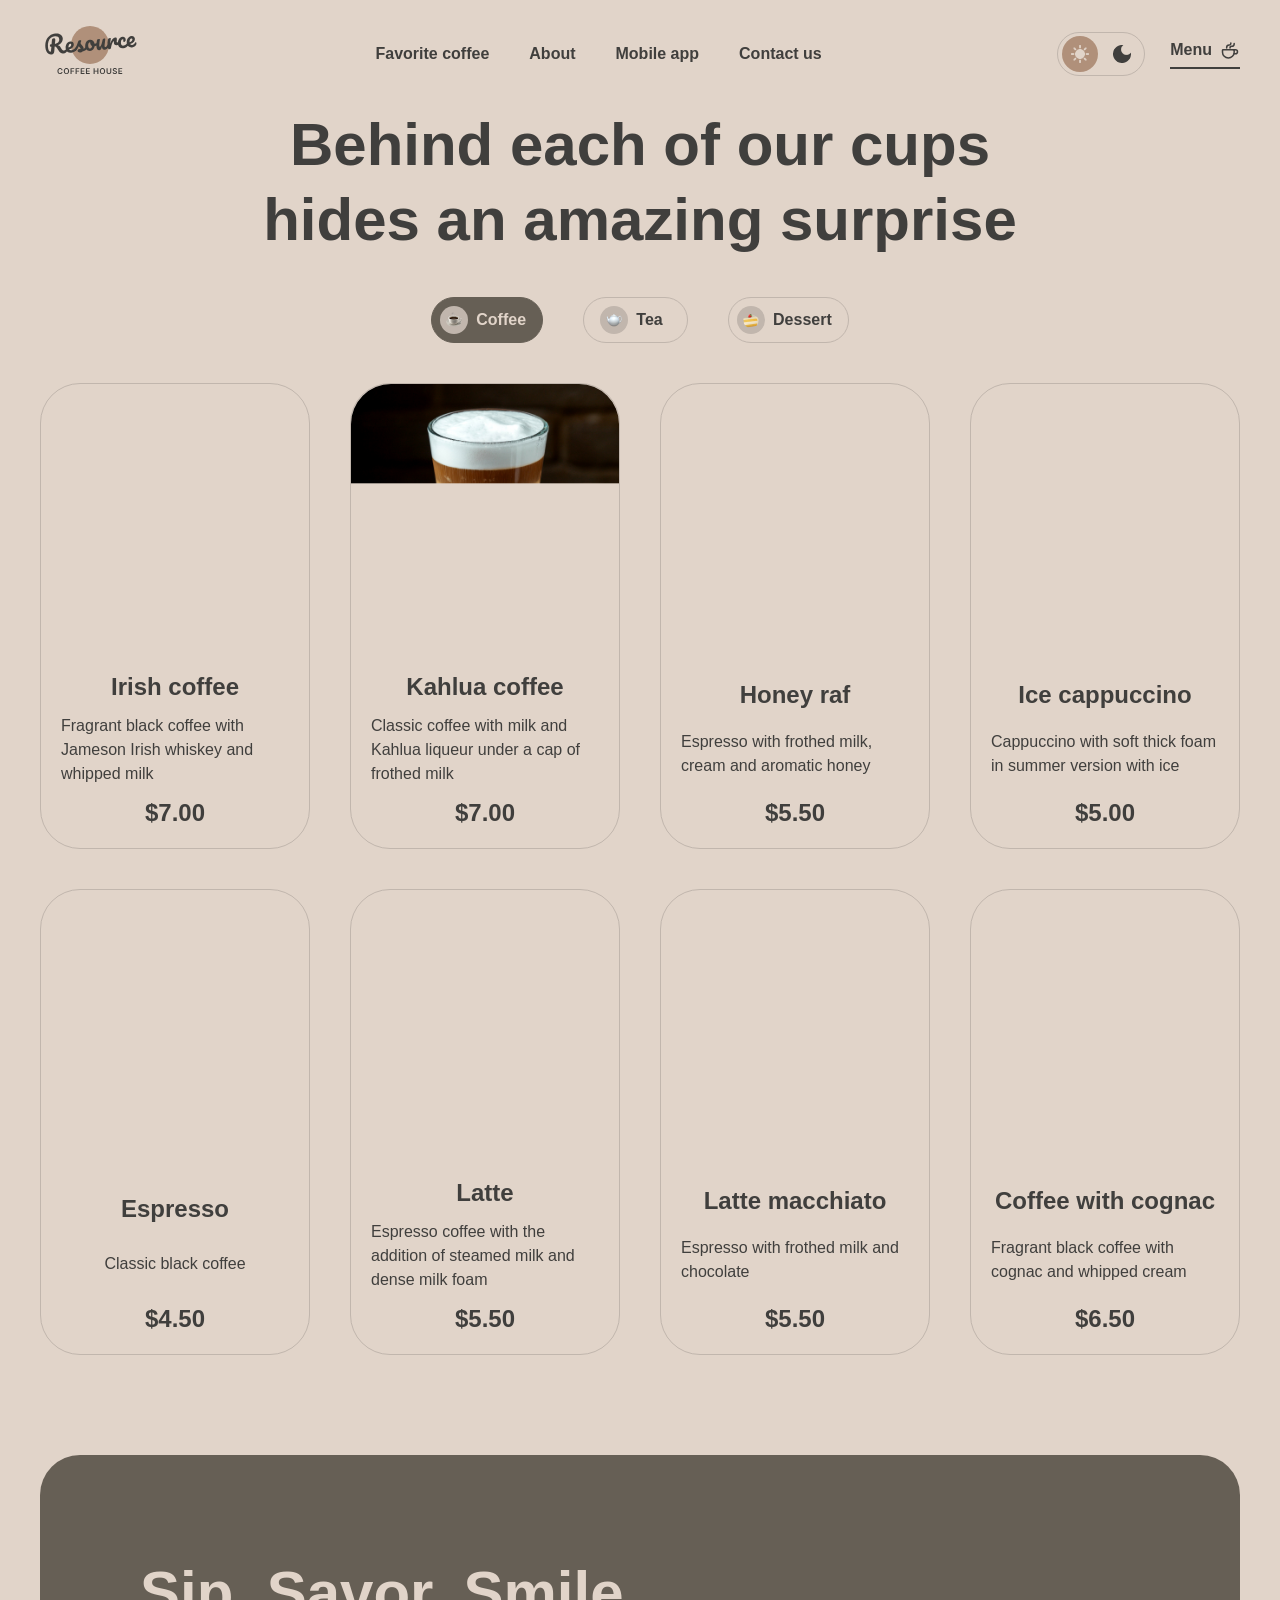
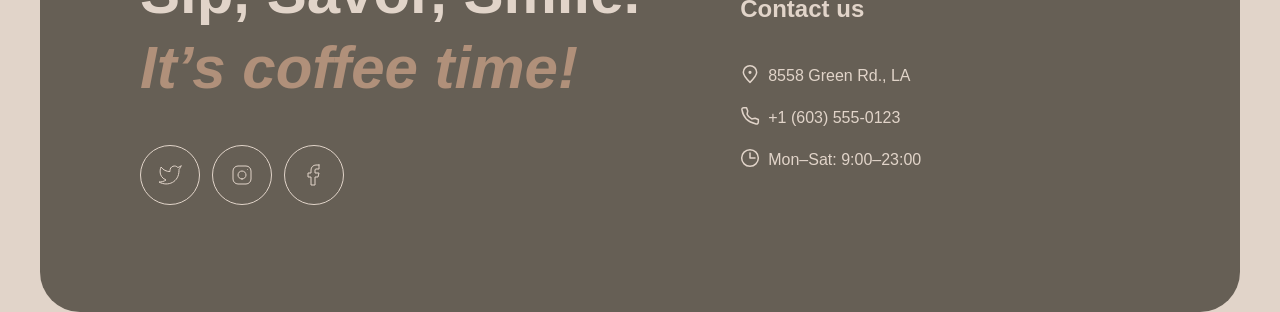
<file: pages/menu/menu.html>
<!DOCTYPE html>
<html lang="en">
<head>
  <meta charset="UTF-8">
  <meta name="viewport" content="width=device-width, initial-scale=1.0">
  <link rel="icon" href="../../assets/img/menu/coffee_m_i.png" type="image/png">
  <script>
    if (localStorage.getItem('theme') === 'dark') document.documentElement.classList.add('dark', 'dark-init');
  </script>
  <link rel="stylesheet" href="../../styles/global.css">
  <link rel="stylesheet" href="../../styles/menu.css">
  <script src="../../scripts/switch.js" defer></script>
  <title>Coffee house</title>
</head>
<body>
  <div class="container">
    <header class="header font-nav-link">
      <div class="header-logo">
        <a href="../../pages/home/index.html">
          <svg class="header-logo-img" width="100" height="60" viewBox="0 0 100 60" fill="none" xmlns="http://www.w3.org/2000/svg">
            <path d="M69 25C69 35.4934 60.4934 44 50 44C39.5066 44 31 35.4934 31 25C31 14.5066 39.5066 6 50 6C60.4934 6 69 14.5066 69 25Z" fill="#B0907A"/>
            <path d="M95.6784 22.2913C95.8856 22.2732 96.0534 22.3548 96.1817 22.5364C96.326 22.7165 96.4127 22.9739 96.442 23.3086C96.4922 23.8824 96.4 24.3884 96.1652 24.8265C95.7789 25.5509 95.2359 26.1365 94.5362 26.5832C93.8524 27.0285 93.0084 27.295 92.0042 27.3829C90.4741 27.5168 89.2469 27.1664 88.3226 26.3318C87.3969 25.4812 86.8658 24.2749 86.7291 22.7129C86.6329 21.6131 86.7748 20.5727 87.1547 19.5919C87.5333 18.5951 88.1046 17.7822 88.8687 17.1532C89.6487 16.5229 90.5568 16.1623 91.5928 16.0717C92.5173 15.9908 93.2829 16.2049 93.8895 16.714C94.4948 17.2071 94.8386 17.9239 94.9209 18.8643C95.0171 19.9641 94.7016 20.9473 93.9743 21.814C93.2617 22.6633 91.9772 23.4021 90.1208 24.0303C90.5675 24.73 91.2451 25.0401 92.1537 24.9606C92.8072 24.9035 93.3279 24.7053 93.7158 24.3662C94.1197 24.0257 94.5692 23.4725 95.0643 22.7064C95.2346 22.4506 95.4393 22.3122 95.6784 22.2913ZM91.3914 18.4503C90.8016 18.5019 90.3295 18.8885 89.9751 19.6102C89.6365 20.3304 89.5098 21.1767 89.5949 22.149L89.5991 22.1968C90.5199 21.8914 91.2318 21.4918 91.7347 20.9981C92.2376 20.5044 92.4632 19.9626 92.4117 19.3729C92.3852 19.0701 92.2766 18.8386 92.0859 18.6786C91.9098 18.5013 91.6783 18.4252 91.3914 18.4503Z" fill="currentColor"/>
            <path d="M83.2976 28.1446C81.7356 28.2813 80.4779 27.9497 79.5245 27.1497C78.5857 26.3324 78.0529 25.1985 77.926 23.7481C77.813 22.457 77.969 21.303 78.394 20.2861C78.819 19.2692 79.4149 18.4622 80.1818 17.8651C80.9487 17.268 81.7784 16.9304 82.671 16.8523C83.5477 16.7756 84.2481 16.9793 84.7723 17.4635C85.311 17.9303 85.6159 18.5702 85.6871 19.383C85.7456 20.0525 85.6437 20.6316 85.3813 21.1203C85.1348 21.6076 84.7725 21.8722 84.2944 21.9141C83.9915 21.9406 83.7382 21.8904 83.5344 21.7637C83.3465 21.6356 83.2414 21.444 83.2191 21.189C83.2093 21.0774 83.2141 20.9485 83.2334 20.8023C83.2527 20.6561 83.2676 20.5504 83.278 20.4852C83.3367 20.2392 83.357 20.0125 83.3389 19.8053C83.3208 19.5981 83.2511 19.4436 83.1297 19.3418C83.0243 19.2386 82.876 19.1953 82.6847 19.2121C82.3181 19.2441 81.9901 19.4415 81.7006 19.8041C81.4097 20.1508 81.193 20.6114 81.0506 21.186C80.9081 21.7606 80.8661 22.3826 80.9247 23.0521C81.0865 24.901 81.9723 25.7551 83.5821 25.6142C84.2356 25.557 84.9181 25.2805 85.6296 24.7846C86.3556 24.2714 87.0469 23.5444 87.7034 22.6036C87.8752 22.3637 88.0806 22.2333 88.3197 22.2124C88.5269 22.1942 88.6946 22.2759 88.8229 22.4574C88.9672 22.6375 89.054 22.895 89.0832 23.2297C89.1362 23.8354 89.028 24.3427 88.7587 24.7518C88.0904 25.7418 87.2526 26.5378 86.2452 27.1399C85.2524 27.7247 84.2699 28.0596 83.2976 28.1446Z" fill="currentColor"/>
            <path d="M69.549 29.3476C68.9433 29.4006 68.485 29.1195 68.1742 28.5042C67.8794 27.8876 67.6706 26.8779 67.5479 25.4753C67.3666 23.4032 67.4892 21.4089 67.9158 19.4924C68.0188 19.0177 68.2207 18.6627 68.5213 18.4276C68.8365 18.1752 69.289 18.0232 69.8787 17.9716C70.1975 17.9437 70.4242 17.964 70.5586 18.0326C70.6931 18.1011 70.7701 18.2469 70.7897 18.4701C70.812 18.7251 70.7426 19.3094 70.5816 20.2229C70.478 20.8744 70.3993 21.4434 70.3455 21.93C70.2917 22.4165 70.2636 23.0132 70.2612 23.7201C70.6673 22.3033 71.1594 21.136 71.7376 20.2181C72.3158 19.3002 72.8997 18.6308 73.4892 18.2098C74.0947 17.7874 74.6605 17.5532 75.1865 17.5072C76.2225 17.4166 76.7858 17.8893 76.8765 18.9253C76.8946 19.1325 76.8668 19.6409 76.7931 20.4504C76.7214 21.0991 76.6925 21.5032 76.7064 21.6626C76.7552 22.2204 76.9789 22.4819 77.3773 22.4471C77.8236 22.408 78.3668 22.0072 79.0067 21.2445C79.1958 21.0191 79.4019 20.8967 79.6251 20.8772C79.8323 20.8591 80 20.9408 80.1283 21.1223C80.2712 21.2864 80.3559 21.5199 80.3824 21.8228C80.434 22.4125 80.315 22.8887 80.0255 23.2513C79.6197 23.7526 79.1285 24.1971 78.5521 24.5848C77.9903 24.9552 77.3746 25.1697 76.7052 25.2282C75.8604 25.3021 75.196 25.1434 74.7121 24.7521C74.2441 24.3594 73.978 23.7965 73.9139 23.0633C73.8929 22.8242 73.8959 22.583 73.9228 22.3397C73.9268 22.0182 73.9239 21.8016 73.9142 21.69C73.8919 21.435 73.793 21.3151 73.6177 21.3305C73.3786 21.3514 73.0836 21.6503 72.7325 22.2271C72.396 22.7865 72.0748 23.5213 71.7689 24.4314C71.4631 25.3415 71.2332 26.2932 71.0791 27.2864C70.9694 28.0509 70.8068 28.5791 70.5914 28.8709C70.3906 29.1455 70.0431 29.3044 69.549 29.3476Z" fill="currentColor"/>
            <path d="M59.2462 30.2488C58.5289 30.3116 57.9106 30.0364 57.3912 29.4233C56.8863 28.7929 56.5906 27.9836 56.5042 26.9954C56.3996 25.8 56.3838 24.7012 56.4567 23.699C56.5282 22.6809 56.6985 21.5979 56.9675 20.4501C57.085 19.958 57.2782 19.5958 57.547 19.3635C57.8157 19.1312 58.2609 18.9878 58.8826 18.9334C59.2332 18.9028 59.4772 18.9376 59.6145 19.038C59.7677 19.1371 59.8541 19.2981 59.8736 19.5213C59.8847 19.6488 59.8347 20.0868 59.7235 20.8354C59.6157 21.4391 59.5349 21.9842 59.4811 22.4707C59.3088 24.1722 59.247 25.3019 59.2958 25.8598C59.3251 26.1945 59.3859 26.4301 59.4781 26.5666C59.569 26.6871 59.7021 26.7397 59.8774 26.7244C60.1165 26.7035 60.3904 26.4386 60.6993 25.9297C61.024 25.4195 61.3431 24.6608 61.6565 23.6536C61.9859 22.6451 62.2798 21.4148 62.5382 19.9627C62.6239 19.4734 62.7852 19.114 63.0221 18.8845C63.2749 18.6535 63.6643 18.5151 64.1903 18.4691C64.5569 18.437 64.8161 18.4625 64.9679 18.5456C65.1184 18.6127 65.204 18.7658 65.2249 19.0049C65.2598 19.4034 65.1561 20.5127 64.9138 22.3327C64.646 24.412 64.533 25.6907 64.5748 26.1688C64.6013 26.4717 64.686 26.7052 64.8289 26.8694C64.9703 27.0176 65.1447 27.0827 65.3519 27.0645C65.6706 27.0366 66.0285 26.8126 66.4254 26.3924C66.8368 25.9549 67.3708 25.2657 68.0273 24.3249C68.199 24.0851 68.4044 23.9547 68.6435 23.9337C68.8507 23.9156 69.0185 23.9973 69.1468 24.1788C69.291 24.3589 69.3778 24.6163 69.4071 24.9511C69.4629 25.5886 69.3547 26.096 69.0825 26.4731C68.471 27.3779 67.7905 28.1361 67.041 28.7477C66.3074 29.358 65.4385 29.707 64.4343 29.7949C63.6693 29.8618 63.0776 29.6165 62.6594 29.0588C62.2572 28.4997 62.0093 27.6862 61.9159 26.6183C61.7398 27.7259 61.4065 28.5982 60.9162 29.2354C60.4245 29.8566 59.8678 30.1944 59.2462 30.2488Z" fill="currentColor"/>
            <path d="M57.5606 22.8796C57.7678 22.8614 57.9362 22.9511 58.0659 23.1485C58.1956 23.346 58.2744 23.6041 58.3023 23.9229C58.3692 24.688 58.1779 25.1625 57.7282 25.3463C56.8011 25.7647 55.7659 26.048 54.6225 26.1963C54.4367 27.5616 53.9332 28.6898 53.1117 29.5808C52.2888 30.4559 51.3115 30.9429 50.1799 31.0419C49.2235 31.1256 48.3824 30.9663 47.6566 30.564C46.9467 30.1603 46.383 29.5913 45.9654 28.8569C45.5478 28.1225 45.3 27.309 45.2219 26.4164C45.1159 25.205 45.2529 24.1089 45.6328 23.1281C46.0114 22.1313 46.5841 21.3343 47.351 20.7372C48.1165 20.1242 48.9933 19.7744 49.9816 19.688C51.1929 19.582 52.2022 19.9193 53.0093 20.6999C53.8309 21.4632 54.3592 22.453 54.5941 23.6691C55.339 23.5558 56.2177 23.3183 57.23 22.9567C57.3547 22.9136 57.4649 22.8879 57.5606 22.8796ZM50.1494 28.4908C50.6595 28.4462 51.0797 28.2007 51.41 27.7542C51.7563 27.3063 51.959 26.6863 52.0182 25.8941C51.4948 25.6026 51.0739 25.1977 50.7555 24.6795C50.4531 24.1599 50.2754 23.5972 50.2224 22.9916C50.2001 22.7365 50.2017 22.4794 50.2272 22.2202L50.1076 22.2307C49.4701 22.2864 48.9633 22.644 48.5873 23.3032C48.2259 23.9452 48.094 24.824 48.1916 25.9398C48.2683 26.8164 48.4942 27.4712 48.8694 27.9042C49.2605 28.3357 49.6872 28.5313 50.1494 28.4908Z" fill="currentColor"/>
            <path d="M40.3103 32.4354C39.4815 32.508 38.8272 32.3725 38.3474 32.029C37.8836 31.6841 37.6307 31.2726 37.5889 30.7944C37.5527 30.38 37.6727 30.0081 37.9491 29.6787C38.2254 29.3494 38.6584 29.1589 39.2482 29.1073C39.4554 29.0892 39.6966 29.0922 39.9717 29.1163C40.2614 29.1231 40.4787 29.1282 40.6235 29.1316C40.5713 28.7185 40.4415 28.3364 40.2341 27.9851C40.0427 27.6325 39.8048 27.3 39.5205 26.9876C39.2348 26.6592 38.9692 26.3773 38.7237 26.1418C38.3119 27.1254 37.8861 27.9497 37.4464 28.6145C37.0226 29.278 36.5482 29.9137 36.0232 30.5218C35.7614 30.8338 35.4711 31.0038 35.1523 31.0316C34.8973 31.054 34.6824 30.9844 34.5077 30.823C34.3316 30.6457 34.2316 30.4216 34.2079 30.1506C34.1801 29.8318 34.2658 29.5272 34.4653 29.2367L34.7426 28.827C35.5244 27.6664 36.1078 26.7159 36.4928 25.9756C36.7233 25.4896 36.9884 24.8481 37.288 24.0509C37.5863 23.2379 37.8745 22.4016 38.1527 21.542C38.3942 20.8142 38.9931 20.4085 39.9494 20.3248C40.3957 20.2858 40.71 20.2984 40.8923 20.3628C41.0746 20.4271 41.1734 20.547 41.1888 20.7223C41.1971 20.8179 41.1785 20.9722 41.1329 21.1849C41.0873 21.3977 41.0177 21.6126 40.9243 21.8296C40.6876 22.4285 40.5867 22.9272 40.6215 23.3257C40.6424 23.5647 40.7451 23.8208 40.9296 24.0937C41.1301 24.3653 41.4244 24.7009 41.8127 25.1006C42.3814 25.7254 42.8141 26.2657 43.111 26.7216C43.4224 27.1601 43.6025 27.6583 43.6513 28.2162C43.6652 28.3756 43.6688 28.6001 43.662 28.8898C44.4166 28.5187 45.2626 27.6335 46.2003 26.2345C46.372 25.9946 46.5774 25.8642 46.8165 25.8433C47.0237 25.8252 47.1915 25.9069 47.3198 26.0884C47.464 26.2685 47.5508 26.5259 47.5801 26.8606C47.6331 27.4663 47.5249 27.9737 47.2555 28.3827C46.545 29.4407 45.8392 30.185 45.1381 30.6158C44.4515 31.0292 43.5756 31.2985 42.5105 31.4238C41.9204 32.0215 41.187 32.3587 40.3103 32.4354Z" fill="currentColor"/>
            <path d="M36.6161 26.7357C36.8233 26.7175 36.9911 26.7992 37.1194 26.9807C37.2636 27.1608 37.3504 27.4183 37.3797 27.753C37.4355 28.3905 37.3273 28.8979 37.0551 29.2751C36.5281 30.0439 35.7492 30.7786 34.7183 31.4791C33.7034 32.1782 32.5823 32.5815 31.355 32.6888C29.6814 32.8353 28.3426 32.4947 27.3386 31.667C26.3347 30.8394 25.7637 29.6365 25.6256 28.0586C25.5294 26.9588 25.6713 25.9185 26.0512 24.9376C26.4298 23.9408 27.0011 23.1279 27.7652 22.4989C28.5452 21.8686 29.4533 21.508 30.4893 21.4174C31.4138 21.3365 32.1793 21.5506 32.786 22.0597C33.3913 22.5528 33.7351 23.2696 33.8173 24.21C33.9136 25.3098 33.5981 26.293 32.8708 27.1597C32.1581 28.009 30.8816 28.7471 29.0412 29.3739C29.5039 30.0722 30.293 30.3726 31.4088 30.275C32.126 30.2122 32.9173 29.894 33.7826 29.3204C34.6625 28.7295 35.4016 27.9983 35.9999 27.1269C36.1716 26.887 36.377 26.7566 36.6161 26.7357ZM30.2878 23.796C29.6981 23.8476 29.226 24.2342 28.8715 24.9559C28.533 25.6761 28.4063 26.5224 28.4914 27.4947L28.4955 27.5425C29.4164 27.2371 30.1283 26.8375 30.6312 26.3438C31.1341 25.8501 31.3597 25.3083 31.3081 24.7186C31.2816 24.4158 31.1731 24.1843 30.9824 24.0243C30.8063 23.847 30.5747 23.7709 30.2878 23.796Z" fill="currentColor"/>
            <path d="M27.6906 27.5167C27.8978 27.4986 28.0656 27.5803 28.1939 27.7618C28.3382 27.9419 28.4249 28.1993 28.4542 28.5341C28.5086 29.1557 28.4004 29.6631 28.1296 30.0561C27.4454 31.0476 26.7351 31.8324 25.9987 32.4108C25.261 32.9733 24.3581 33.3012 23.2902 33.3946C22.2541 33.4853 21.3451 33.2837 20.5631 32.79C19.797 32.2949 19.028 31.3985 18.256 30.1009C17.6351 29.063 17.151 28.3023 16.8035 27.8188C16.4547 27.3193 16.119 26.9712 15.7967 26.7745C15.4903 26.5765 15.1198 26.4724 14.6852 26.4622C14.6508 26.8025 14.5595 27.8705 14.4114 29.6663C14.3537 30.4744 14.3165 30.9675 14.3 31.1456C14.2256 32.1319 13.9724 32.9089 13.5402 33.4767C13.1067 34.0286 12.4038 34.3471 11.4315 34.4321C10.3636 34.5256 9.38799 34.2977 8.50477 33.7486C7.63609 33.1822 6.9298 32.3606 6.38589 31.2839C5.84059 30.1913 5.50518 28.9277 5.37968 27.4932C5.1454 24.8154 5.40544 22.4638 6.15978 20.4383C6.93006 18.4115 8.10738 16.8148 9.69174 15.6483C11.2906 14.4644 13.1899 13.7763 15.3895 13.5838C16.9196 13.45 18.223 13.5688 19.2994 13.9404C20.3759 14.312 21.1968 14.8826 21.762 15.6523C22.3432 16.4206 22.6784 17.3148 22.7676 18.3349C22.8457 19.2275 22.7073 20.1229 22.3522 21.0213C22.0117 21.9023 21.4476 22.7066 20.66 23.434C19.8724 24.1614 18.8869 24.7375 17.7034 25.1622C18.4866 25.3025 19.1057 25.5856 19.5605 26.0116C20.0154 26.4376 20.4891 27.0787 20.9816 27.9351C21.5115 28.8524 22.0112 29.5153 22.4806 29.924C22.966 30.3312 23.4955 30.5098 24.0693 30.4596C24.5794 30.4149 25.0509 30.205 25.4838 29.8299C25.9154 29.4388 26.4456 28.7981 27.0744 27.9079C27.2461 27.6681 27.4515 27.5377 27.6906 27.5167ZM11.3837 26.727C10.8418 26.7744 10.4561 26.6797 10.2266 26.4428C10.013 26.2045 9.89225 25.9259 9.86436 25.6071C9.8309 25.2246 9.92394 24.9113 10.1435 24.6672C10.379 24.4218 10.6562 24.2851 10.9749 24.2572L11.5727 24.2049C11.691 22.6206 11.8123 21.2528 11.9364 20.1016C12.053 19.0474 12.6771 18.4708 13.8088 18.3718C14.7173 18.2923 15.2071 18.659 15.2782 19.4719C15.2936 19.6473 15.2975 19.7835 15.2899 19.8805L14.9199 23.9121C15.7764 23.789 16.5393 23.5134 17.2085 23.0855C17.8937 22.6561 18.4149 22.0966 18.7722 21.4068C19.1454 20.7156 19.2957 19.9556 19.2232 19.1268C19.1353 18.1226 18.7236 17.3636 17.988 16.8498C17.2524 16.3359 16.2232 16.1369 14.9002 16.2526C13.3382 16.3893 12.0016 16.8997 10.8904 17.7839C9.79381 18.6508 8.98568 19.8779 8.46605 21.4653C7.94503 23.0366 7.78003 24.9142 7.97108 27.0978C8.06033 28.1179 8.24063 28.9855 8.51198 29.7006C8.78334 30.4157 9.08648 30.9432 9.42139 31.2834C9.75631 31.6235 10.0592 31.7817 10.3302 31.7579C10.5374 31.7398 10.6957 31.6216 10.8051 31.4032C10.9304 31.1834 11.0127 30.839 11.052 30.3698L11.3837 26.727Z" fill="currentColor"/>
            <path d="M78.4023 54.0001V48.1819H82.1864V49.0654H79.4563V50.645H81.9904V51.5285H79.4563V53.1165H82.2092V54.0001H78.4023Z" fill="currentColor"/>
            <path d="M75.9698 49.7813C75.9433 49.5332 75.8316 49.34 75.6346 49.2017C75.4395 49.0635 75.1857 48.9943 74.8732 48.9943C74.6535 48.9943 74.4651 49.0275 74.3079 49.0938C74.1507 49.1601 74.0304 49.25 73.9471 49.3637C73.8638 49.4773 73.8211 49.607 73.8192 49.7529C73.8192 49.8741 73.8467 49.9792 73.9016 50.0682C73.9585 50.1572 74.0352 50.233 74.1317 50.2955C74.2283 50.3561 74.3353 50.4072 74.4528 50.4489C74.5702 50.4906 74.6886 50.5256 74.8079 50.554L75.3533 50.6904C75.573 50.7415 75.7842 50.8106 75.9869 50.8977C76.1914 50.9849 76.3742 51.0947 76.5352 51.2273C76.698 51.3599 76.8268 51.5199 76.9215 51.7074C77.0162 51.8949 77.0636 52.1146 77.0636 52.3665C77.0636 52.7074 76.9764 53.0076 76.8022 53.2671C76.628 53.5246 76.3761 53.7263 76.0465 53.8722C75.7189 54.0161 75.3221 54.0881 74.8562 54.0881C74.4035 54.0881 74.0105 54.018 73.6772 53.8779C73.3458 53.7377 73.0863 53.5332 72.8988 53.2642C72.7132 52.9953 72.6128 52.6676 72.5977 52.2813H73.6346C73.6497 52.4839 73.7122 52.6525 73.8221 52.787C73.9319 52.9214 74.0749 53.0218 74.2511 53.0881C74.4291 53.1544 74.628 53.1875 74.8477 53.1875C75.0768 53.1875 75.2776 53.1534 75.4499 53.0852C75.6242 53.0152 75.7605 52.9186 75.859 52.7955C75.9575 52.6705 76.0077 52.5246 76.0096 52.358C76.0077 52.2065 75.9632 52.0815 75.8761 51.983C75.7889 51.8826 75.6668 51.7993 75.5096 51.733C75.3543 51.6648 75.1725 51.6042 74.9641 51.5512L74.3022 51.3807C73.823 51.2576 73.4442 51.071 73.1658 50.821C72.8893 50.5692 72.7511 50.2349 72.7511 49.8182C72.7511 49.4754 72.8439 49.1752 73.0295 48.9176C73.217 48.6601 73.4717 48.4602 73.7937 48.3182C74.1156 48.1743 74.4802 48.1023 74.8874 48.1023C75.3003 48.1023 75.6621 48.1743 75.9727 48.3182C76.2852 48.4602 76.5304 48.6582 76.7085 48.912C76.8865 49.1638 76.9783 49.4536 76.984 49.7813H75.9698Z" fill="currentColor"/>
            <path d="M70.2086 48.1819H71.2626V51.983C71.2626 52.3997 71.1641 52.7662 70.9672 53.0825C70.7721 53.3987 70.4975 53.6459 70.1433 53.8239C69.7891 54.0001 69.3753 54.0881 68.9018 54.0881C68.4264 54.0881 68.0117 54.0001 67.6575 53.8239C67.3033 53.6459 67.0287 53.3987 66.8336 53.0825C66.6386 52.7662 66.541 52.3997 66.541 51.983V48.1819H67.595V51.895C67.595 52.1374 67.648 52.3533 67.7541 52.5427C67.862 52.7321 68.0136 52.8807 68.2086 52.9887C68.4037 53.0948 68.6348 53.1478 68.9018 53.1478C69.1689 53.1478 69.3999 53.0948 69.595 52.9887C69.792 52.8807 69.9435 52.7321 70.0495 52.5427C70.1556 52.3533 70.2086 52.1374 70.2086 51.895V48.1819Z" fill="currentColor"/>
            <path d="M65.1435 51.0909C65.1435 51.7178 65.026 52.2548 64.7912 52.7017C64.5582 53.1468 64.2401 53.4877 63.8366 53.7245C63.4351 53.9612 62.9796 54.0796 62.4702 54.0796C61.9607 54.0796 61.5043 53.9612 61.1009 53.7245C60.6993 53.4858 60.3812 53.144 60.1463 52.6989C59.9134 52.2519 59.7969 51.7159 59.7969 51.0909C59.7969 50.464 59.9134 49.9281 60.1463 49.483C60.3812 49.036 60.6993 48.6942 61.1009 48.4574C61.5043 48.2207 61.9607 48.1023 62.4702 48.1023C62.9796 48.1023 63.4351 48.2207 63.8366 48.4574C64.2401 48.6942 64.5582 49.036 64.7912 49.483C65.026 49.9281 65.1435 50.464 65.1435 51.0909ZM64.0838 51.0909C64.0838 50.6496 64.0147 50.2775 63.8764 49.9745C63.7401 49.6695 63.5507 49.4394 63.3082 49.2841C63.0658 49.1269 62.7865 49.0483 62.4702 49.0483C62.1539 49.0483 61.8745 49.1269 61.6321 49.2841C61.3897 49.4394 61.1993 49.6695 61.0611 49.9745C60.9247 50.2775 60.8565 50.6496 60.8565 51.0909C60.8565 51.5322 60.9247 51.9053 61.0611 52.2102C61.1993 52.5133 61.3897 52.7434 61.6321 52.9006C61.8745 53.0559 62.1539 53.1335 62.4702 53.1335C62.7865 53.1335 63.0658 53.0559 63.3082 52.9006C63.5507 52.7434 63.7401 52.5133 63.8764 52.2102C64.0147 51.9053 64.0838 51.5322 64.0838 51.0909Z" fill="currentColor"/>
            <path d="M53.5918 54.0001V48.1819H54.6458V50.645H57.3418V48.1819H58.3986V54.0001H57.3418V51.5285H54.6458V54.0001H53.5918Z" fill="currentColor"/>
            <path d="M45.9492 54.0001V48.1819H49.7333V49.0654H47.0032V50.645H49.5373V51.5285H47.0032V53.1165H49.756V54.0001H45.9492Z" fill="currentColor"/>
            <path d="M40.6895 54.0001V48.1819H44.4735V49.0654H41.7434V50.645H44.2775V51.5285H41.7434V53.1165H44.4963V54.0001H40.6895Z" fill="currentColor"/>
            <path d="M35.6016 54.0001V48.1819H39.3288V49.0654H36.6555V50.645H39.0732V51.5285H36.6555V54.0001H35.6016Z" fill="currentColor"/>
            <path d="M30.5137 54.0001V48.1819H34.2409V49.0654H31.5676V50.645H33.9853V51.5285H31.5676V54.0001H30.5137Z" fill="currentColor"/>
            <path d="M29.1181 51.0909C29.1181 51.7178 29.0007 52.2548 28.7658 52.7017C28.5328 53.1468 28.2147 53.4877 27.8113 53.7245C27.4097 53.9612 26.9542 54.0796 26.4448 54.0796C25.9353 54.0796 25.4789 53.9612 25.0755 53.7245C24.6739 53.4858 24.3558 53.144 24.1209 52.6989C23.888 52.2519 23.7715 51.7159 23.7715 51.0909C23.7715 50.464 23.888 49.9281 24.1209 49.483C24.3558 49.036 24.6739 48.6942 25.0755 48.4574C25.4789 48.2207 25.9353 48.1023 26.4448 48.1023C26.9542 48.1023 27.4097 48.2207 27.8113 48.4574C28.2147 48.6942 28.5328 49.036 28.7658 49.483C29.0007 49.9281 29.1181 50.464 29.1181 51.0909ZM28.0584 51.0909C28.0584 50.6496 27.9893 50.2775 27.851 49.9745C27.7147 49.6695 27.5253 49.4394 27.2828 49.2841C27.0404 49.1269 26.7611 49.0483 26.4448 49.0483C26.1285 49.0483 25.8491 49.1269 25.6067 49.2841C25.3643 49.4394 25.1739 49.6695 25.0357 49.9745C24.8993 50.2775 24.8311 50.6496 24.8311 51.0909C24.8311 51.5322 24.8993 51.9053 25.0357 52.2102C25.1739 52.5133 25.3643 52.7434 25.6067 52.9006C25.8491 53.0559 26.1285 53.1335 26.4448 53.1335C26.7611 53.1335 27.0404 53.0559 27.2828 52.9006C27.5253 52.7434 27.7147 52.5133 27.851 52.2102C27.9893 51.9053 28.0584 51.5322 28.0584 51.0909Z" fill="currentColor"/>
            <path d="M22.5536 50.1449H21.4911C21.4608 49.9707 21.4049 49.8163 21.3235 49.6818C21.2421 49.5455 21.1407 49.4299 21.0195 49.3352C20.8983 49.2406 20.7601 49.1695 20.6048 49.1222C20.4513 49.0729 20.2856 49.0483 20.1076 49.0483C19.7913 49.0483 19.511 49.1279 19.2667 49.287C19.0224 49.4442 18.8311 49.6752 18.6928 49.9801C18.5546 50.2832 18.4854 50.6534 18.4854 51.0909C18.4854 51.536 18.5546 51.911 18.6928 52.2159C18.833 52.519 19.0243 52.7481 19.2667 52.9034C19.511 53.0568 19.7904 53.1335 20.1048 53.1335C20.279 53.1335 20.4419 53.1108 20.5934 53.0654C20.7468 53.018 20.8841 52.9489 21.0053 52.858C21.1284 52.7671 21.2317 52.6553 21.315 52.5227C21.4002 52.3902 21.4589 52.2387 21.4911 52.0682L22.5536 52.0739C22.5138 52.3504 22.4277 52.6099 22.2951 52.8523C22.1644 53.0947 21.993 53.3087 21.7809 53.4943C21.5688 53.6781 21.3207 53.822 21.0366 53.9262C20.7525 54.0284 20.4371 54.0796 20.0906 54.0796C19.5792 54.0796 19.1228 53.9612 18.7212 53.7245C18.3197 53.4877 18.0034 53.1459 17.7724 52.6989C17.5413 52.2519 17.4258 51.7159 17.4258 51.0909C17.4258 50.464 17.5423 49.9281 17.7752 49.483C18.0082 49.036 18.3254 48.6942 18.7269 48.4574C19.1284 48.2207 19.583 48.1023 20.0906 48.1023C20.4144 48.1023 20.7156 48.1477 20.994 48.2387C21.2724 48.3296 21.5205 48.4631 21.7383 48.6392C21.9561 48.8135 22.1351 49.0275 22.2752 49.2813C22.4173 49.5332 22.5101 49.821 22.5536 50.1449Z" fill="currentColor"/>
          </svg>
        </a>
      </div>
      <nav class="header-nav">
        <ul class="header-nav-list">
          <li><a href="../../pages/home/index.html#carousel">Favorite coffee</a></li>
          <li><a href="../../pages/home/index.html#about">About</a></li>
          <li><a href="../../pages/home/index.html#mobile-app">Mobile app</a></li>
          <li><a href="#contact">Contact us</a></li>
        </ul>
      </nav>
      <div class="header-buttons">
        <button class="header-switch">
          <img class="header-switch_btn sun" src="../../assets/img/Sun.png" alt="">
          <img class="header-switch_btn moon" src="../../assets/img/Moon.png" alt="">
        </button>
        <a class="header-menu_btn header-menu-active">
          <span class="header-menu_btn_title">Menu</span>
          <svg class="header-menu_btn_img" width="20" height="25" viewBox="0 0 20 20" fill="none" xmlns="http://www.w3.org/2000/svg">
            <path d="M14.167 9.76667V11.6667C14.167 14.8883 11.5553 17.5 8.33366 17.5C5.112 17.5 2.50033 14.8883 2.50033 11.6667V9.76667C2.50033 9.4353 2.76896 9.16667 3.10033 9.16667H13.567C13.8984 9.16667 14.167 9.4353 14.167 9.76667Z" stroke="currentColor" stroke-width="1.5" stroke-linecap="round" stroke-linejoin="round"/>
            <path d="M10.0003 7.50008C10.0003 6.66675 10.5956 5.83341 11.786 5.83341C13.101 5.83341 14.167 4.76743 14.167 3.45246V2.91675" stroke="currentColor" stroke-width="1.5" stroke-linecap="round" stroke-linejoin="round"/>
            <path d="M6.66634 7.5V7.08333C6.66634 5.70262 7.78563 4.58333 9.16634 4.58333C10.0868 4.58333 10.833 3.83714 10.833 2.91667V2.5" stroke="currentColor" stroke-width="1.5" stroke-linecap="round" stroke-linejoin="round"/>
            <path d="M13.333 9.16675H15.4163C16.5669 9.16675 17.4997 10.0995 17.4997 11.2501C17.4997 12.4007 16.5669 13.3334 15.4163 13.3334H14.1663" stroke="currentColor" stroke-width="1.5" stroke-linecap="round" stroke-linejoin="round"/>
          </svg>
        </a>
        <button class="burger-btn" aria-label="Burger menu" aria-expanded="false">
          <span class="burger-btn__lines">
            <span></span>
            <span></span>
          </span>
        </button>
      </div>
      <div class="burger-menu font-burger-link">
        <div class="burger-menu-nav">
            <ul class="burger-menu-nav-list">
              <li><a href="../../pages/home/index.html#carousel">Favorite coffee</a></li>
              <li><a href="../../pages/home/index.html#about">About</a></li>
              <li><a href="../../pages/home/index.html#mobile-app">Mobile app</a></li>
              <li><a href="#contact">Contact us</a></li>
            </ul>
        </div>
        <div class="burger-menu-btn__wrap">
          <a class="burger-menu-btn" href="../../pages/menu/menu.html">
          <span class="header-menu_btn_title">Menu</span>
          <svg class="burger-menu-btn--img" width="40" height="40" viewBox="0 0 20 20" fill="none" xmlns="http://www.w3.org/2000/svg">
            <path d="M14.167 9.76667V11.6667C14.167 14.8883 11.5553 17.5 8.33366 17.5C5.112 17.5 2.50033 14.8883 2.50033 11.6667V9.76667C2.50033 9.4353 2.76896 9.16667 3.10033 9.16667H13.567C13.8984 9.16667 14.167 9.4353 14.167 9.76667Z" stroke="currentColor" stroke-width="1.5" stroke-linecap="round" stroke-linejoin="round"/>
            <path d="M10.0003 7.50008C10.0003 6.66675 10.5956 5.83341 11.786 5.83341C13.101 5.83341 14.167 4.76743 14.167 3.45246V2.91675" stroke="currentColor" stroke-width="1.5" stroke-linecap="round" stroke-linejoin="round"/>
            <path d="M6.66634 7.5V7.08333C6.66634 5.70262 7.78563 4.58333 9.16634 4.58333C10.0868 4.58333 10.833 3.83714 10.833 2.91667V2.5" stroke="currentColor" stroke-width="1.5" stroke-linecap="round" stroke-linejoin="round"/>
            <path d="M13.333 9.16675H15.4163C16.5669 9.16675 17.4997 10.0995 17.4997 11.2501C17.4997 12.4007 16.5669 13.3334 15.4163 13.3334H14.1663" stroke="currentColor" stroke-width="1.5" stroke-linecap="round" stroke-linejoin="round"/>
          </svg>
        </a>
        </div>
      </div>
    </header>
    <main class="menu">
      <div class="menu-offer">
        <h1 class="menu-offer__title font-heading-2">Behind each of our cups <br> hides an amazing surprise</h1>
        <div class="menu-offer__tabs font-action-button">
            <button class="menu-offer__tab menu-inv-btn active" data-category="coffee">
              <img class="tab-icon" src="../../assets/img/menu/coffee_m_i.png" alt="">
              <span>Coffee</span>
            </button>
            <button class="menu-offer__tab menu-inv-btn" data-category="tea">
              <img class="tab-icon" src="../../assets/img/menu/tea_m_i.png" alt="">
              <span>Tea</span>
            </button>
            <button class="menu-offer__tab menu-inv-btn" data-category="dessert">
              <img class="tab-icon" src="../../assets/img/menu/dessert_m_i.png" alt="">
              <span>Dessert</span>
            </button>
        </div>
      </div>
      <div class="menu-grid"></div>
      <div class="menu-pagination">
        <button class="pagination_btn">
          <svg width="60" height="60" viewBox="0 0 60 60" xmlns="http://www.w3.org/2000/svg">
            <rect class="btn__bg" x="0.5" y="0.5" width="59" height="59" rx="29.5"/>
            <path class="btn__logo" d="M39.8883 31.5C39.1645 36.3113 35.013 40 30 40C24.4772 40 20 35.5228 20 30C20 24.4772 24.4772 20 30 20C34.1006 20 37.6248 22.4682 39.1679 26" stroke-linecap="round" stroke-linejoin="round"/>
            <path class="btn__logo" d="M35 26H39.4C39.7314 26 40 25.7314 40 25.4V21" stroke-linecap="round" stroke-linejoin="round"/>
            </svg>
        </button>
      </div>
    </main>
    <footer id="contact">
      <div class="footer-container">
        <div class="footer-social">
          <div class="footer-social-hero">
            <h2 class="font-heading-2 footer-h2">Sip, Savor, Smile.</h2>
            <p class="font-heading-2 font-heading-2-accent footer-h2__inv">It’s coffee time!</p>
          </div>
          <div class="footer-social_icons">
            <a href="https://x.com" target="blank" class="footer-social_link" aria-label="Twitter">
              <svg width="60" height="60" viewBox="0 0 60 60" xmlns="http://www.w3.org/2000/svg" class="footer-social_icon">
                <rect class="social_icon__bg" x="0.5" y="0.5" width="59" height="59" rx="29.5"/>
                <path class="social_icon__logo" d="M41 21.0101C41 21.0101 38.9821 22.2022 37.86 22.5401C37.2577 21.8476 36.4573 21.3567 35.567 21.134C34.6767 20.9112 33.7395 20.9673 32.8821 21.2945C32.0247 21.6218 31.2884 22.2045 30.773 22.9638C30.2575 23.7231 29.9877 24.6224 30 25.5401V26.5401C28.2426 26.5856 26.5013 26.1959 24.931 25.4055C23.3607 24.6151 22.0103 23.4487 21 22.0101C21 22.0101 17 31.0101 26 35.0101C23.9405 36.408 21.4872 37.109 19 37.0101C28 42.0101 39 37.0101 39 25.5101C38.9991 25.2315 38.9723 24.9537 38.92 24.6801C39.9406 23.6735 41 21.0101 41 21.0101Z" stroke-linecap="round" stroke-linejoin="round"/>
              </svg>
            </a>
            <a href="https://www.instagram.com" target="blank" class="footer-social_link" aria-label="Instagram">
              <svg width="60" height="60" viewBox="0 0 60 60" fill="none" xmlns="http://www.w3.org/2000/svg" class="footer-social_icon">
                <rect class="social_icon__bg" x="0.5" y="0.5" width="59" height="59" rx="29.5" stroke="#C1B6AD"/>
                <path class="social_icon__logo" d="M30 34C32.2091 34 34 32.2091 34 30C34 27.7909 32.2091 26 30 26C27.7909 26 26 27.7909 26 30C26 32.2091 27.7909 34 30 34Z" stroke="#E1D4C9" stroke-linecap="round" stroke-linejoin="round"/>
                <path class="social_icon__logo" d="M21 34V26C21 23.2386 23.2386 21 26 21H34C36.7614 21 39 23.2386 39 26V34C39 36.7614 36.7614 39 34 39H26C23.2386 39 21 36.7614 21 34Z" stroke="#E1D4C9"/>
                <path class="social_icon__logo" d="M35.5 24.51L35.51 24.4989" stroke="#E1D4C9" stroke-linecap="round" stroke-linejoin="round"/>
              </svg>
            </a>
            <a href="https://www.facebook.com" target="blank" class="footer-social_link" aria-label="Facebook">
              <svg width="60" height="60" viewBox="0 0 60 60" fill="none" xmlns="http://www.w3.org/2000/svg" class="footer-social_icon">
                <rect class="social_icon__bg" x="0.5" y="0.5" width="59" height="59" rx="29.5" stroke="#C1B6AD"/>
                <path class="social_icon__logo" d="M35 20H32C30.6739 20 29.4021 20.5268 28.4645 21.4645C27.5268 22.4021 27 23.6739 27 25V28H24V32H27V40H31V32H34L35 28H31V25C31 24.7348 31.1054 24.4804 31.2929 24.2929C31.4804 24.1054 31.7348 24 32 24H35V20Z" stroke="#E1D4C9" stroke-linecap="round" stroke-linejoin="round"/>
              </svg>
            </a>
          </div>
        </div>
        <div class="footer-contacts">
          <h3 class="font-heading-3">Contact us</h3>
          <div class="contacts-wrapper">
            <a href="https://www.google.com/maps" target="_blank" class="contacts__adress contacts__item">
              <svg width="20" height="20" viewBox="0 0 20 20" fill="none" xmlns="http://www.w3.org/2000/svg">
                <path d="M16.6663 8.33329C16.6663 12.0152 9.99967 18.3333 9.99967 18.3333C9.99967 18.3333 3.33301 12.0152 3.33301 8.33329C3.33301 4.65139 6.31778 1.66663 9.99967 1.66663C13.6816 1.66663 16.6663 4.65139 16.6663 8.33329Z" stroke="#E1D4C9" stroke-width="1.5"/>
                <path d="M10.0003 9.16667C10.4606 9.16667 10.8337 8.79357 10.8337 8.33333C10.8337 7.8731 10.4606 7.5 10.0003 7.5C9.54009 7.5 9.16699 7.8731 9.16699 8.33333C9.16699 8.79357 9.54009 9.16667 10.0003 9.16667Z" fill="#E1D4C9" stroke="#E1D4C9" stroke-width="1.5" stroke-linecap="round" stroke-linejoin="round"/>
              </svg>
              <span>8558 Green Rd.,  LA</span>
            </a>
            <a href="tel:+16035550123" class="contacts__phone contacts__item">
              <svg width="20" height="20" viewBox="0 0 20 20" fill="none" xmlns="http://www.w3.org/2000/svg">
                <path d="M15.0984 12.2516L11.6665 12.9166C9.34845 11.7531 7.91654 10.4166 7.08321 8.33329L7.72483 4.89154L6.51197 1.66663L3.72946 1.66663C2.60191 1.66663 1.71466 2.59958 1.90108 3.71161C2.29888 6.08454 3.37231 10.0391 6.24987 12.9166C9.27338 15.9401 13.5661 17.3318 16.1378 17.9288C17.299 18.1983 18.3332 17.2908 18.3332 16.0988L18.3332 13.4843L15.0984 12.2516Z" stroke="#E1D4C9" stroke-width="1.5" stroke-linecap="round" stroke-linejoin="round"/>
              </svg>
              <span>+1 (603) 555-0123</span>
            </a>
            <a href="https://www.google.com/maps" class="contacts__schedule contacts__item">
              <svg width="20" height="20" viewBox="0 0 20 20" fill="none" xmlns="http://www.w3.org/2000/svg">
                <g clip-path="url(#clip0_217_1736)">
                <path d="M10 5L10 10L15 10" stroke="#E1D4C9" stroke-width="1.5" stroke-linecap="round" stroke-linejoin="round"/>
                <path d="M10.0003 18.3333C14.6027 18.3333 18.3337 14.6023 18.3337 9.99996C18.3337 5.39759 14.6027 1.66663 10.0003 1.66663C5.39795 1.66663 1.66699 5.39759 1.66699 9.99996C1.66699 14.6023 5.39795 18.3333 10.0003 18.3333Z" stroke="#E1D4C9" stroke-width="1.5" stroke-linecap="round" stroke-linejoin="round"/>
                </g>
                <defs>
                <clipPath id="clip0_217_1736">
                <rect width="20" height="20" fill="white"/>
                </clipPath>
                </defs>
              </svg>
              <span>Mon–Sat: 9:00–23:00</span>
            </a>
          </div>
        </div>
      </div>
    </footer>
    <section class="modal-container">
      <div class="modal-window"></div>
    </section>
  </div>
  <script src="../../scripts/global.js"></script>
  <script src="../../scripts/menu.js"></script>
</body>
</html>
</file>
<file: styles/global.css>
/* colors, header height */
:root {
  --page-col: #E1D4C9;
  --container-col: #665F55;
  --overlay-col: #403F3DCC;
  --text-primary-col: #403F3D;
  --text-inverse-col: #E1D4C9;
  --text-accent-col: #B0907A;
  --border-primary-col: #C1B6AD;
  --border-inverse-col: #665F55;
  --modal-col: #E1D4C9;

  --dark-page-col: #292826;
  --dark-container-col: #403F3D;
  --dark-overlay-col: #292826CC;
  --dark-text-primary-col: #E1D4C9;
  --dark-text-inverse-col: #E1D4C9;
  --dark-text-accent-col: #B0907A;
  --dark-border-primary-col: #665F55;
  --dark-border-inverse-col: #C1B6AD;
  --dark-modal-col: #403F3D;

  --header-height: 106px;
}

/* dark theme */
html.dark {
  --page-col: var(--dark-page-col);
  --container-col: var(--dark-container-col);
  --overlay-col: var(--dark-overlay-col);
  --text-primary-col: var(--dark-text-primary-col);
  --text-inverse-col: var(--dark-text-inverse-col);
  --text-accent-col: var(--dark-text-accent-col);
  --border-primary-col: var(--dark-border-primary-col);
  --border-inverse-col: var(--dark-border-inverse-col);
  --modal-col: var(--dark-modal-col);
}

/* fonts */
.font-heading-1 {
  font-weight: 600;
  font-size: 72px;
  line-height: 105%;
}
.font-heading-1-accent {
  font-style: italic;
}
.font-heading-2 {
  font-weight: 600;
  font-size: 60px;
  line-height: 125%;
}
.font-heading-2-accent {
  font-style: italic;
}
.font-heading-3 {
  font-weight: 600;
  font-size: 24px;
  line-height: 125%;
}
.font-body-caption {
  font-weight: 600;
  font-size: 10px;
  line-height: 140%;
}
.font-action-button {
  font-weight: 600;
  font-size: 16px;
  line-height: 150%;
}
.font-burger-link {
  font-weight: 600;
  font-size: 32px;
  line-height: 125%;
}
.font-nav-link {
  font-weight: 600;
  font-size: 16px;
  line-height: 150%;
  font-style: bold;
}
@media (max-width: 700px) {
  .font-heading-1 {
    font-weight: 600;
    font-size: 42px;
    line-height: 115%;
  }
  .font-heading-2 {
    font-weight: 600;
    font-size: 32px;
    line-height: 125%;
  }
}

/* props */

*, *::before, *::after {
  margin: 0;
  box-sizing: border-box;
}
html {
  background-color: var(--page-col);
  scroll-behavior: smooth;
}
body {
  font-family: 'Inter', sans-serif;
  font-weight: 400;
  font-size: 16px;
  line-height: 150%;
  background-color: var(--page-col);
  color: var(--text-primary-col);
  transition: background-color 0.3s ease, color 0.3s ease;
}
ul {
  margin: 0;
  padding: 0;
}
a:link, a:visited {
  color: inherit;
  text-decoration: none;
}
.container {
  max-width: 1440px;
  /* width: 90%; */
  margin: 0 auto;
  padding: 0 40px;
}
@media (max-width: 700px) {
  .container {
    padding: 0 16px;
  }
}

/* svg color inversion */

.is-invertible {
  border: 1px solid var(--border-primary-col);
  background-color: transparent;
  transition: background-color 0.2s ease, border-color 0.2s ease, transform 0.2s ease;
}
.is-invertible .svg-bg {
  fill: transparent;
  stroke: var(--text-primary-col);
  transition: fill 0.2s ease, stroke 0.2s ease;
}
.is-invertible .svg-logo {
  fill: none;
  stroke: var(--text-primary-col);
  transition: stroke 0.2s ease;
}
.is-invertible:hover {
  background-color: var(--text-primary-col);
  stroke: var(--text-primary-col);
  fill: var(--text-primary-col);
}
.is-invertible:hover .svg-bg {
  fill: var(--text-primary-col);
  stroke: var(--text-primary-col);
}
.is-invertible:hover .svg-logo {
  stroke: var(--container-col);
  fill: var(--text-inverse-col);
}

/* header */

.header {
  padding: 20px 0;
  display: flex;
  justify-content: space-between;
}
.header-logo-img{
  color: var(--text-primary-col);
  transition: color 0.3s ease;
}
.header-nav {
  display: flex;
}
.header-nav-list {
  display: flex;
  flex-direction: row;
  list-style: none;
  align-items: center;
  justify-content: center;
  gap: 40px;
}
.header-nav-list li:hover {
  border-bottom: 2px solid var(--text-primary-col);
}
.header-buttons {
  display: flex;
  gap: 25px;
  align-items: center;
}
@media (max-width: 400px) {
  .header-buttons {
    gap: 10px;
  }
}
.header-switch {
  all: unset;
  box-sizing: border-box;
  cursor: pointer;
  overflow: hidden;
  position: relative;

  width: 88px;
  height: 44px;

  border: 1px solid var(--border-primary-col);

  border-radius: 100px;
  display: inline-flex;
  align-items: center;
  justify-content: space-between;

  padding: 3px 13px;
  transition: background-color 0.3s, ease;
}
.header-switch:after {
  content: "";
  position: absolute;

  top: 3px;
  left: 4px;

  width: 36px;
  height: 36px;
  border-radius: 100px;

  background-color: var(--text-accent-col);
  transition: transform 0.3s cubic-bezier(0.4, 0, 0.2, 1), border-color 0.3s ease;
}
.header-switch::before {
  content: "";
  position: absolute;

  top: 3px;
  left: 4px;

  width: 36px;
  height: 36px;
  border-radius: 100px;

  background-color: inherit;
  z-index: 0;
}
.header-switch:not(.dark):not(.is-clicking):hover::before {
  transform: translateX(42px);
  background-color: var(--dark-border-primary-col);
}
.header-switch.dark:after {
  transform: translateX(42px);
  background-color: var(--dark-text-accent-col);
}
.header-switch.dark:not(.is-clicking):hover::before {
  transform: translateX(0);
  background-color: var(--dark-container-col);
}
.header-switch_btn {
  width: 18px;
  height: 18px;
  z-index: 1;
  transition: opacity 0.3s ease, filter 0.3s ease;
}
html.dark-init .header-switch::after {
  transition: none !important;
}
html.dark-init .header-switch::before {
  transition: none !important;
}
.header-menu_btn {
  display: flex;
  gap: 8px;
  padding-bottom: 4px;
  cursor: pointer;
  border-bottom: 2px solid transparent;
  transition: border-color 0.2s ease;
}
.header-menu_btn_img {
  opacity: 0;
  color: var(--text-primary-col);
  display: block;
  transition: opacity 0.2s ease, transform 0.2s ease, color 0.2s ease;
}
.header-menu_btn:hover .header-menu_btn_img {
  opacity: 1;
  transform: scale(1);
}
.header-menu-active .header-menu_btn_img {
  opacity: 1;
  transform: scale(1);
}
.header-menu-active {
  border-color: var(--text-primary-col);
}
.burger-btn {
  all: unset;
  display: none;
}
.burger-btn:hover {
  color: var(--text-inverse-col);
  background-color: var(--container-col);
  border-color: transparent;
}
.burger-btn:hover .burger-btn__lines span {
  background-color: var(--text-inverse-col);
}
@media (max-width: 900px) {
  .header-nav-list {
    gap: 20px;
  }
}
@media (max-width: 800px) {
  .header-nav-list {
    gap: 10px;
  }
}
@media (max-width: 768px) {
  .header-nav-list {
    display: none;
  }
  .header-menu_btn {
    display: none;
  }
  .burger-btn {
    all: unset;
    box-sizing: border-box;
    cursor: pointer;
    display: inline-flex;
    align-items: center;
    justify-content: center;
    width: 44px;
    height: 44px;
    border: 1px solid var(--border-inverse-col);
    border-radius: 50%;
    position: relative;
    z-index: 100;
    transition: background-color 0.2s ease, border-color 0.2s ease;
  }
  .burger-btn__lines {
    display: flex;
    position: relative;
    width: 16px;
    height: 8px;
    display: flex;
    flex-direction: column;
    justify-content: space-between;
  }
  .burger-btn__lines span {
    display: block;
    width: 100%;
    height: 2px;
    background-color: var(--border-inverse-col);
    border-radius: 1px;
    transition: transform 0.3s ease, opacity 0.3s ease, top 0.3s ease;
    position: relative;
  }
  .burger-btn--open .burger-btn__lines span:nth-child(1) {
    transform: translateY(3px) rotate(45deg);
  }
  .burger-btn--open .burger-btn__lines span:nth-child(2) {
    transform: translateY(-3px) rotate(-45deg);
  }
}
.burger-menu {
  display: none;
}
@media (max-width: 768px) {
  .burger-menu {
    display: flex;
    flex-direction: column;
    align-items: center;
    justify-content: center;
    position: fixed;
    top: var(--header-height);
    right: -100%;
    width: 100%;
    height: calc(100vh - var(--header-height));
    background-color: var(--page-col);
    z-index: 95;
    padding: 0 40px 0 40px;
    gap: 100px;
    transition: right 0.4s cubic-bezier(0.25, 1, 0.5, 1);
  }
  .burger-menu-nav {
    display: flex;
    flex-direction: column;
    align-items: center;
    gap: 40px;
    transition: border-color 0.2s ease;
  }
  .burger-menu-btn {
    display: flex;
    align-items: center;
    justify-content: center;
    gap: 10px;
    cursor: pointer;
    border-bottom: 2px solid transparent;
    transition: border-color 0.2s ease;
  }
  .burger-menu-btn:hover {
    border-color: var(--text-primary-col);
  }
  .burger-menu-nav-list li {
  border-bottom: 2px solid transparent;
  }
  .burger-menu-nav-list li:hover {
  border-bottom: 2px solid var(--text-primary-col);
}
}
.burger-menu--open {
    right: 0;
  }
.burger-menu-nav-list {
  list-style: none;
  display: flex;
  flex-direction: column;
  align-items: center;
  gap: 20px;
  transition: border-color 0.2s ease;
}
/* footer */
.footer-container {
  display: flex;
  flex-direction: row;
  align-items: center;
  gap: 100px;
  padding: 100px;
  background-color: var(--container-col);
  border-radius: 40px;
}
.footer-social {
  display: flex;
  flex-direction: column;
  gap: 40px;
}
.footer-h2 {
  color: var(--text-inverse-col);
}
.footer-h2__inv {
  color: var(--text-accent-col);
}
.footer-social_icons {
  display: flex;
  gap: 12px;
}
.footer-social_link {
  cursor: pointer;
  transition: transform 0.2s ease;
}
.social_icon__bg {
  fill: transparent;
  stroke: var(--text-inverse-col);
  transition: fill 0.2s ease, stroke 0.2s ease;
}
.social_icon__logo {
  fill: none;
  stroke: var(--text-inverse-col);
  transition: stroke 0.2s ease;
}
.footer-social_link:hover .social_icon__bg {
  fill: var(--text-inverse-col);
  stroke: var(--text-inverse-col);
}
.footer-social_link:hover .social_icon__logo {
  stroke: var(--container-col);
}
.footer-contacts {
  display: flex;
  flex-direction: column;
  gap: 40px;
  color: var(--text-inverse-col);
}
.contacts-wrapper {
  display: flex;
  flex-direction: column;
  gap: 16px;
}
.contacts__item {
  display: flex;
  flex-direction: row;
  gap: 8px;
  cursor: pointer;
  border-bottom: 2px solid transparent;
  transition: border-color 0.2s ease;
}
.contacts__item:hover {
  border-color: var(--text-inverse-col);
}
@media (max-width: 1220px) {
  .footer-container {
    gap: 60px;
  }
}
@media (max-width: 1050px) {
  .footer-container {
    flex-direction: column;
    align-items: start;
    padding-left: 60px;
    padding-right: 60px;
  }
}
@media (max-width: 700px) {
  .footer-container {
    padding-left: 16px;
    padding-right: 16px;
    padding-bottom: 60px;
    gap: 40px;
  }
}
</file>
<file: styles/home.css>
.main {
  display: flex;
  flex-direction: column;
  gap: 100px;
  margin-bottom: 100px;
}
.hero {
  display: grid;
  grid-template-areas: "hero-stack";
  width: 100%;
  height: 644px;
  position: relative;
  overflow: hidden;
}
.hero__bg, .hero__content {
  grid-area: hero-stack;
}
.hero__bg {
  width: 100%;
  height: 100%;
  object-fit: cover;
  object-position: center;
  justify-self: center;
  min-width: 100%;
  border-radius: 40px;
}
.hero__content {
  padding-top: 100px;
  padding-left: 100px;
  width: 50rem;
  z-index: 1;
  display: flex;
  flex-direction: column;
  gap: 40px;
  color: var(--text-inverse-col);
}
@media (max-width: 1000px) {
  .hero__content {
    width: 37rem;
    padding-left: 50px;
  }
}
@media (max-width: 700px) {
  .main {
    margin-bottom: 40px;
  }
  .hero__content {
    padding: 60px 16px 0 16px;
    width: 100%;
  }
  .hero__title, hero__text {
    text-align: center;
  }
}

/* default buttons */
.main-btn {
  cursor: pointer;
  overflow: hidden;
  position: relative;
  width: 200px;
  height: 65px;
  border-radius: 100px;
  display: inline-flex;
  align-items: center;
  justify-content: center;
  gap: 10px;
  background-color: var(--page-col);
}
.main-btn:link, .main-btn:visited {
  color: var(--text-primary-col);
}
.main-btn__img {
  opacity: 0;
  transform: scale(0.8);
  transition: opacity 0.2s ease, transform 0.2s ease;
}
.main-btn:hover .main-btn__img {
  opacity: 1;
  transform: scale(1);
}
.main-btn:hover .mobile-app-btn__desc {
  color: var(--page-col);
}
.carousel {
  display: flex;
  flex-direction: column;
  align-items: center;
  gap: 40px;
}
.carousel-body {
  display: flex;
  align-items: center;
  justify-content: space-between;
  gap: 40px;
  width: 100%;
  max-width: 1360px;
  margin: 0 auto;
  position: relative;
  overflow: hidden;
}
@media (max-width: 1000px) {
  .carousel-body {
    gap: 10px;
  }
}
.carousel-title {
  text-align: center;
}
.carousel-btn {
  all: unset;
  box-sizing: border-box;
  cursor: pointer;
  transition: transform 0.2s ease;
  position: absolute;
  top: 50%;
  transform: translateY(-50%);
  z-index: 10;
}
.carousel-btn--prev {
  left: 0;
}
.carousel-btn--next {
  right: 0;
}
@media (max-width: 700px) {
  .carousel-btn {
    display: none;
  }
  .carousel-body {
    justify-content: center;
  }
}
.carousel-icon__bg {
  fill: transparent;
  stroke: var(--border-inverse-col);
  transition: fill 0.2s ease, stroke 0.2s ease;
}
.carousel-icon__logo {
  fill: none;
  stroke: var(--border-inverse-col);
  transition: stroke 0.2s ease;
}
.carousel-btn:hover .carousel-icon__bg {
  fill: var(--border-inverse-col);
  stroke: var(--page-col);
}
.carousel-btn:hover .carousel-icon__logo {
  stroke: var(--page-col);
}
.carousel-content {
  display: flex;
  flex-direction: row;
  width: 100%;
  transition: transform 0.5s cubic-bezier(0.25, 1, 0.5, 1);
}
.carousel-card {
  max-width: 100%;
  min-width: 0px;
  width: 100%;
  display: flex;
  flex: 0 0 100%;
  flex-direction: column;
  align-items: center;
  justify-content: center;
  flex-shrink: 0;
}
.carousel-card__img {
  max-width: 480px;
  max-height: 480px;
  object-fit: cover;
  margin-bottom: 20px;
  width: 100%;
  height: auto;
  display: block;
}
.carousel-card__title, .carousel-card__text {
  margin-bottom: 16px;
}
.carousel-card__text {
  text-align: center;
  width: 100%;
  white-space: normal;
  overflow-wrap: break-word;
}
.carousel-slider {
  display: flex;
  align-items: center;
  justify-content: center;
  gap: 12px;
}
.slider-btn {
  all: unset;
  box-sizing: border-box;
  cursor: pointer;
  transition: transform 0.2s ease;
  fill: var(--border-primary-col);
}
.slider-btn-active {
  fill: var(--border-inverse-col);
}
.about-title {
  text-align: start;
  width: 100%;
}
@media (max-width: 1000px) {
  .about-title {
    text-align: center;
  }
}
@media (max-width: 700px) {
  .carousel-card__img {
    max-width: 330px;
  }
}
.gallery {
  display: grid;
  grid-template-columns: repeat(2, 1fr);
  grid-template-rows: 430px 160px 430px;
  justify-content: center;
  gap: 40px;
  max-width: 1344px;
  width: 100%;
  margin: 0 auto;
  padding-top: 40px;
}
.gallery__item {
  width: 100%;
  height: 100%;
  overflow: hidden;
  display: block;
  position: relative;
  width: 100%;
  height: 100%;
  overflow: hidden;
  border-radius: 20px;
}
.gallery__img {
  position: absolute;
  top: 0;
  left: 0;
  width: 100%;
  height: 100%;
  object-fit: cover;
  object-position: center center;
  transition: transform 0.4s cubic-bezier(0.25, 1, 0.5, 1);
}
.gallery__item:hover .gallery__img {
  transform: scale(1.1);
}
.gallery__item--left-top {
  grid-column: 1;
  grid-row: 1 / 3;
}
.gallery__item--right-top {
  grid-column: 2;
  grid-row: 1;
}
.gallery__item--left-bottom {
  grid-column: 1;
  grid-row: 3;
}
.gallery__item--right-bottom {
  grid-column: 2;
  grid-row: 2 / 4;
}
@media (max-width: 900px) {
  .gallery {
    grid-template-columns: 100%;
    grid-template-rows: auto;
    gap: 40px;
  }
  .gallery__item--left-top,
  .gallery__item--right-bottom {
    grid-column: auto;
    grid-row: auto;
    height: 600px;

  }
  .gallery__item--right-top,
  .gallery__item--left-bottom {
    display: none;
  }
}
.mobile-app-btn {
  border: 1px solid var(--border-inverse-col);
}
.contacts-wrapper {
  font-weight: 600;
  display: flex;
  flex-direction: column;
  align-items: flex-start;
  gap: 16px;
}
.mobile-app {
  display: flex;
  flex-direction: row;
  align-items: center;
  gap: 100px;
}
.mobile-app-offer {
  display: flex;
  flex-direction: column;
  gap: 40px;
  width: 100%;
  max-width: 1360px;
}
.mobile-app-btns-wrapper {
  display: flex;
  flex-direction: row;
  gap: 40px;
}
.mobile-app-btn:hover {
  color: var(--text-inverse-col);
}
@media (max-width: 1250px) {
  .mobile-app {
    flex-direction: column;
    gap: 100px;
  }
  .nowrap {
    white-space: nowrap;
  }
  .mobile-app-img {
    width: 600px;
  }
}
@media (max-width: 700px) {
  .mobile-app-img {
    width: 348px;
  }
  .mobile-app-btns-wrapper {
    flex-direction: column;
    gap: 20px;
  }
  .mobile-app {
    gap: 40px;
  }
}
</file>
<file: styles/menu.css>
.menu {
  display: flex;
  flex-direction: column;
  gap: 40px;
  margin-bottom: 100px;
}
.menu-offer {
  display: flex;
  flex-direction: column;
  align-items: center;
  gap: 40px;
}
.menu-inv-btn {
  all: unset;
  box-sizing: border-box;
  cursor: pointer;
  overflow: hidden;
  min-width: 105px;
  height: 46px;

  border: 1px solid var(--border-primary-col);

  border-radius: 100px;
  display: inline-flex;
  align-items: center;
  justify-content: center;
  gap: 8px;

  padding: 8px 16px 8px 8px;
  transition: background-color 0.2s ease, border-color 0.2s ease, color 0.2s ease;
}
.tab-icon {
  padding: 6px;
  background-color: var(--border-primary-col);
  border-radius: 50%;
  transition: background-color 0.2s ease, filter 0.2s ease;
}
.menu-inv-btn:hover,
.menu-inv-btn.active {
  background-color: var(--container-col);
  border-color: var(--container-col);
  color: var(--text-inverse-col);
}
.menu-inv-btn:hover
.tab-icon,
.tab-icon:active {
  background-color: var(--page-col);
  border-color: var(--page-col);
  color: var(--page-col);
}
.tab-btn:hover .tab-icon,
.tab-btn:active .tab-icon {
  background-color: var(--page-col);
}
.menu-offer__title {
  text-align: center;
}
.menu-offer__tabs {
  display: flex;
  align-items: center;
  justify-content: center;
  gap: 40px;
}
.menu-grid {
  display: grid;
  grid-template-columns: repeat(4, minmax(0, 1fr));
  gap: 40px 40px;
  max-width: 1344px;
  width: 100%;
  margin: 0 auto;
}
@media (max-width: 1100px) {
  .menu-grid {
    grid-template-columns: repeat(3, 1fr);
    gap: 40px;
  }
}
@media (max-width: 768px) {
  .menu-grid {
    grid-template-columns: repeat(2, 1fr);
    gap: 40px;
  }
}
@media (max-width: 700px) {
  .menu-grid {
    grid-template-columns: 100%;
    gap: 28px;
    max-width: 450px;
  }
  .menu-offer__tabs {
    gap: 8px;
  }
}
.menu-card {
  display: flex;
  flex-direction: column;
  align-items: center;
  justify-content: space-between;
  gap: 12px;
  cursor: pointer;
  border: 1px solid var(--border-primary-col);
  border-radius: 40px;
}
.menu-card__img-wrap {
  width: 100%;
  overflow: hidden;
  position: relative;
  aspect-ratio: 1/1;
  border-radius: 40px;
  margin-bottom: 8px;
}
.menu-card__img {
  width: 100%;
  height: 100%;
  object-fit: cover;
  object-position: center;
  transform: scale(1.1);
  transition: transform 0.4s cubic-bezier(0.25, 1, 0.5, 1);
}
.menu-card:hover .menu-card__img {
  transform: scale(1);
}
.menu-card__price {
  margin-bottom: 20px;
}
.menu-card__text,
.menu-card__title,
.menu-card__price {
  padding: 0 20px 0 20px;
}
.menu-pagination {
  display: none;
  flex-direction: row;
  align-items: center;
  justify-content: center;
}
@media (max-width: 1100px) {
  .menu-pagination {
    display: flex;
  }
}
.pagination_btn {
  all: unset;
  box-sizing: border-box;
  cursor: pointer;
  transition: transform 0.2s ease;
}
.btn__logo {
  fill: none;
  stroke: var(--border-inverse-col);
  transition: stroke 0.2s ease;
}
.btn__bg {
  fill: transparent;
  stroke: var(--border-inverse-col);
  transition: fill 0.2s ease, stroke 0.2s ease;
}
.pagination_btn:hover .btn__bg {
  fill: var(--border-inverse-col);
  stroke: var(--page-col);
}
.pagination_btn:hover .btn__logo {
  stroke: var(--page-col);
}
.modal-container {
  position: fixed;
  top: 0;
  left: 0;
  width: 100%;
  height: 100%;
  background-color: var(--overlay-col);
  z-index: 10;
  align-items: center;
  justify-content: center;
  cursor: pointer;
  display: none;
}
.modal-window {
  max-width: 800px;
  background-color: var(--modal-col);
  border-radius: 40px;
  padding: 16px;
  display: flex;
  flex-direction: row;
  margin: 0 40px 0 40px;
  cursor:auto;
}
.modal-img-wrap {
  min-width: 310px;
  min-height: 310px;
}
@media (max-width: 666px) {
  .modal-img-wrap {
    display: none;
  }
}
.modal-img {
  height: auto;
  border-radius: 40px;
  min-width: 310px;
  min-height: 310px;
}
.modal-content {
  display: flex;
  flex-direction: column;
  gap: 20px;
  padding: 16px 16px 16px 20px;
}
.modal-btns-wrap {
  display: grid;
  grid-template-columns: repeat(3, max-content);
  gap: 8px;
}
.modal-btns-wrap .menu-inv-btn {
  width: max-content;
}
@media (max-width: 900px) {
  .modal-btns-wrap {
    grid-template-columns: repeat(2, max-content);
    row-gap: 12px;
  }
}
.menu-inv-btn__circle {
  width: 30px;
  height: 30px;
  border-radius: 50%;
  background-color: var(--border-primary-col);
  color: var(--text-primary-col);
  display: flex;
  align-items: center;
  justify-content: center;
  font-size: 16px;
  transition: background-color 0.2s ease, color 0.2s ease;
}
.modal-total-wrapper {
  display: flex;
  flex-direction: row;
  justify-content: space-between;
}
.modal-caption-wrapper {
  display: flex;
  flex-direction: row;
  gap: 8px;
  border-top: 1px solid var(--border-primary-col);
  padding-top: 12px;
}
.modal-caption-logo {
  flex-shrink: 0;
}
.modal-btn {
  all: unset;
  box-sizing: border-box;
  cursor: pointer;
  overflow: hidden;
  width: 100%;
  height: 44px;

  border: 1px solid var(--border-inverse-col);

  border-radius: 100px;
  display: inline-flex;
  align-items: center;
  justify-content: center;
  gap: 8px;

  padding: 8px 16px 8px 8px;
  transition: background-color 0.2s ease, border-color 0.2s ease, color 0.2s ease;
}
.modal-btn:hover {
  background-color: var(--container-col);
  border-color: var(--container-col);
  color: var(--text-inverse-col);
}
.modal-inv-btn.active {
  background-color: var(--container-col);
  border-color: var(--text-inverse-col);
  color: var(--text-inverse-col);
}
</file>
